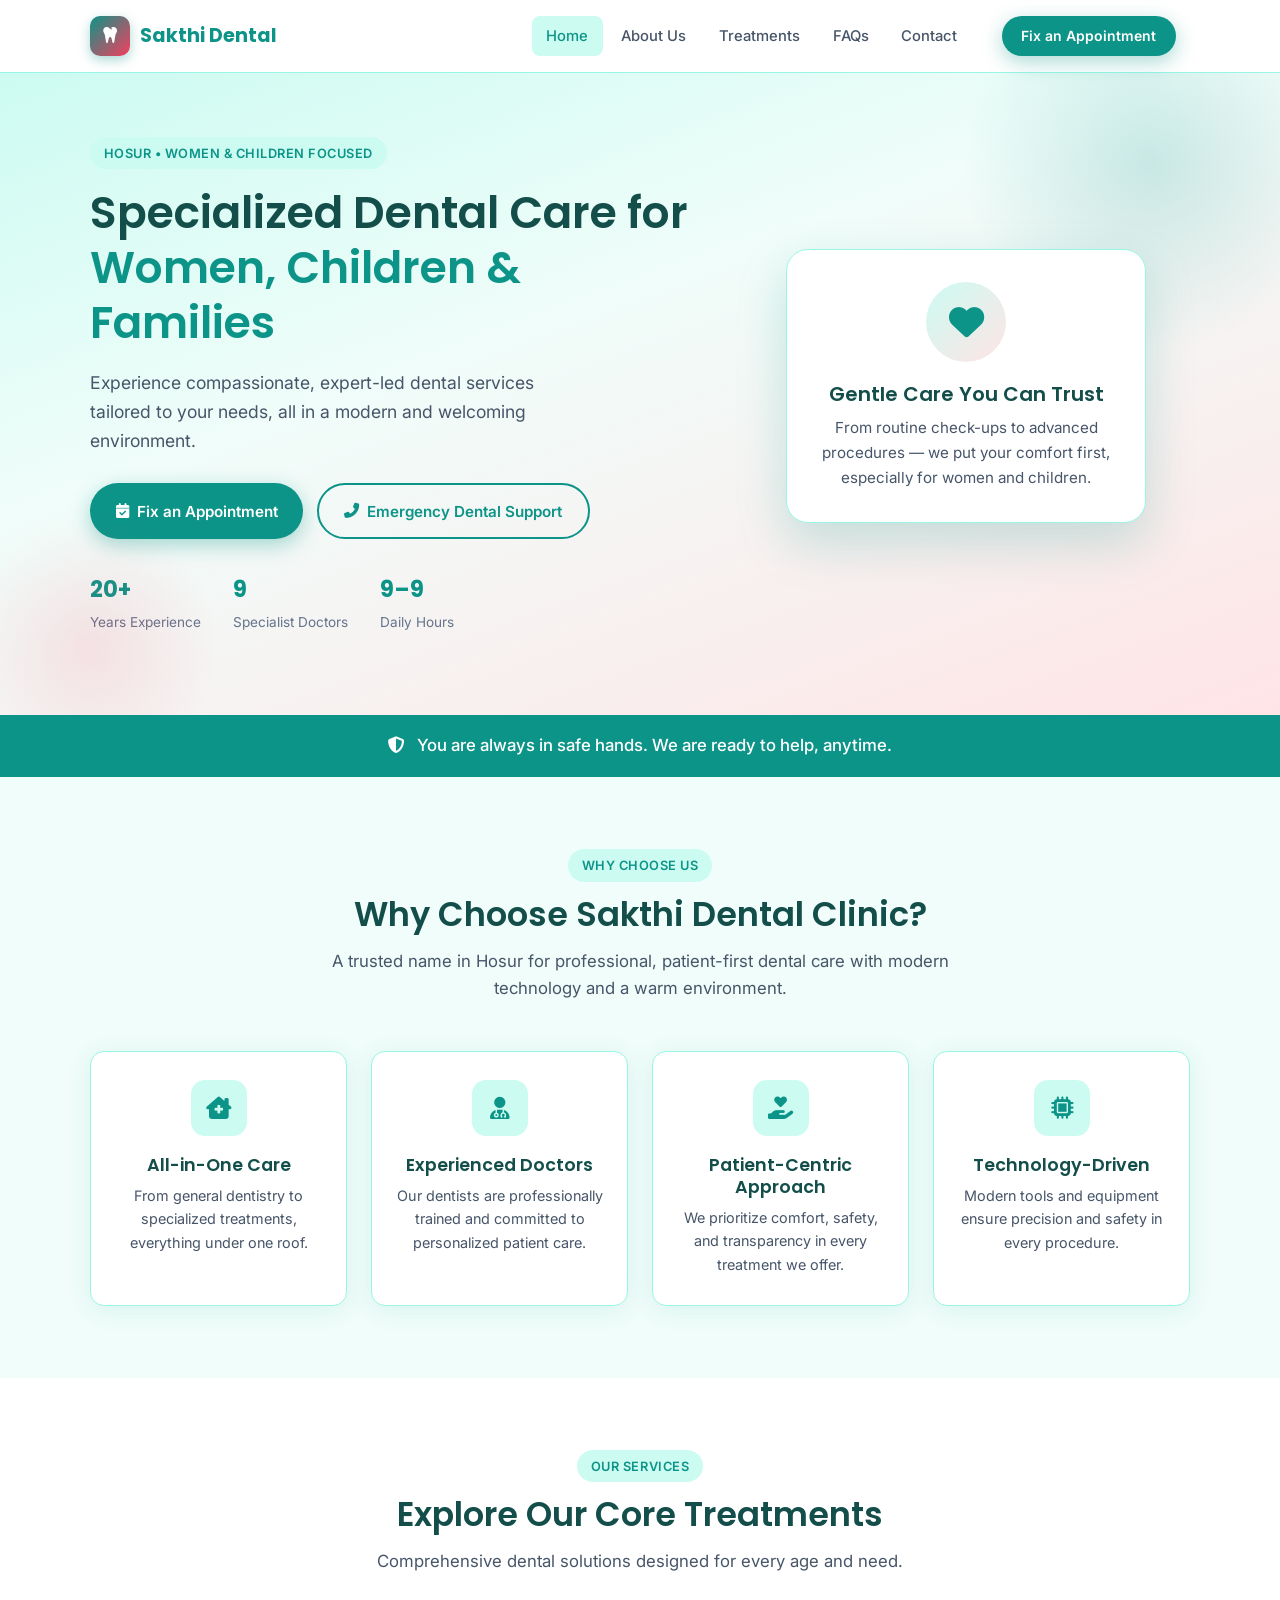
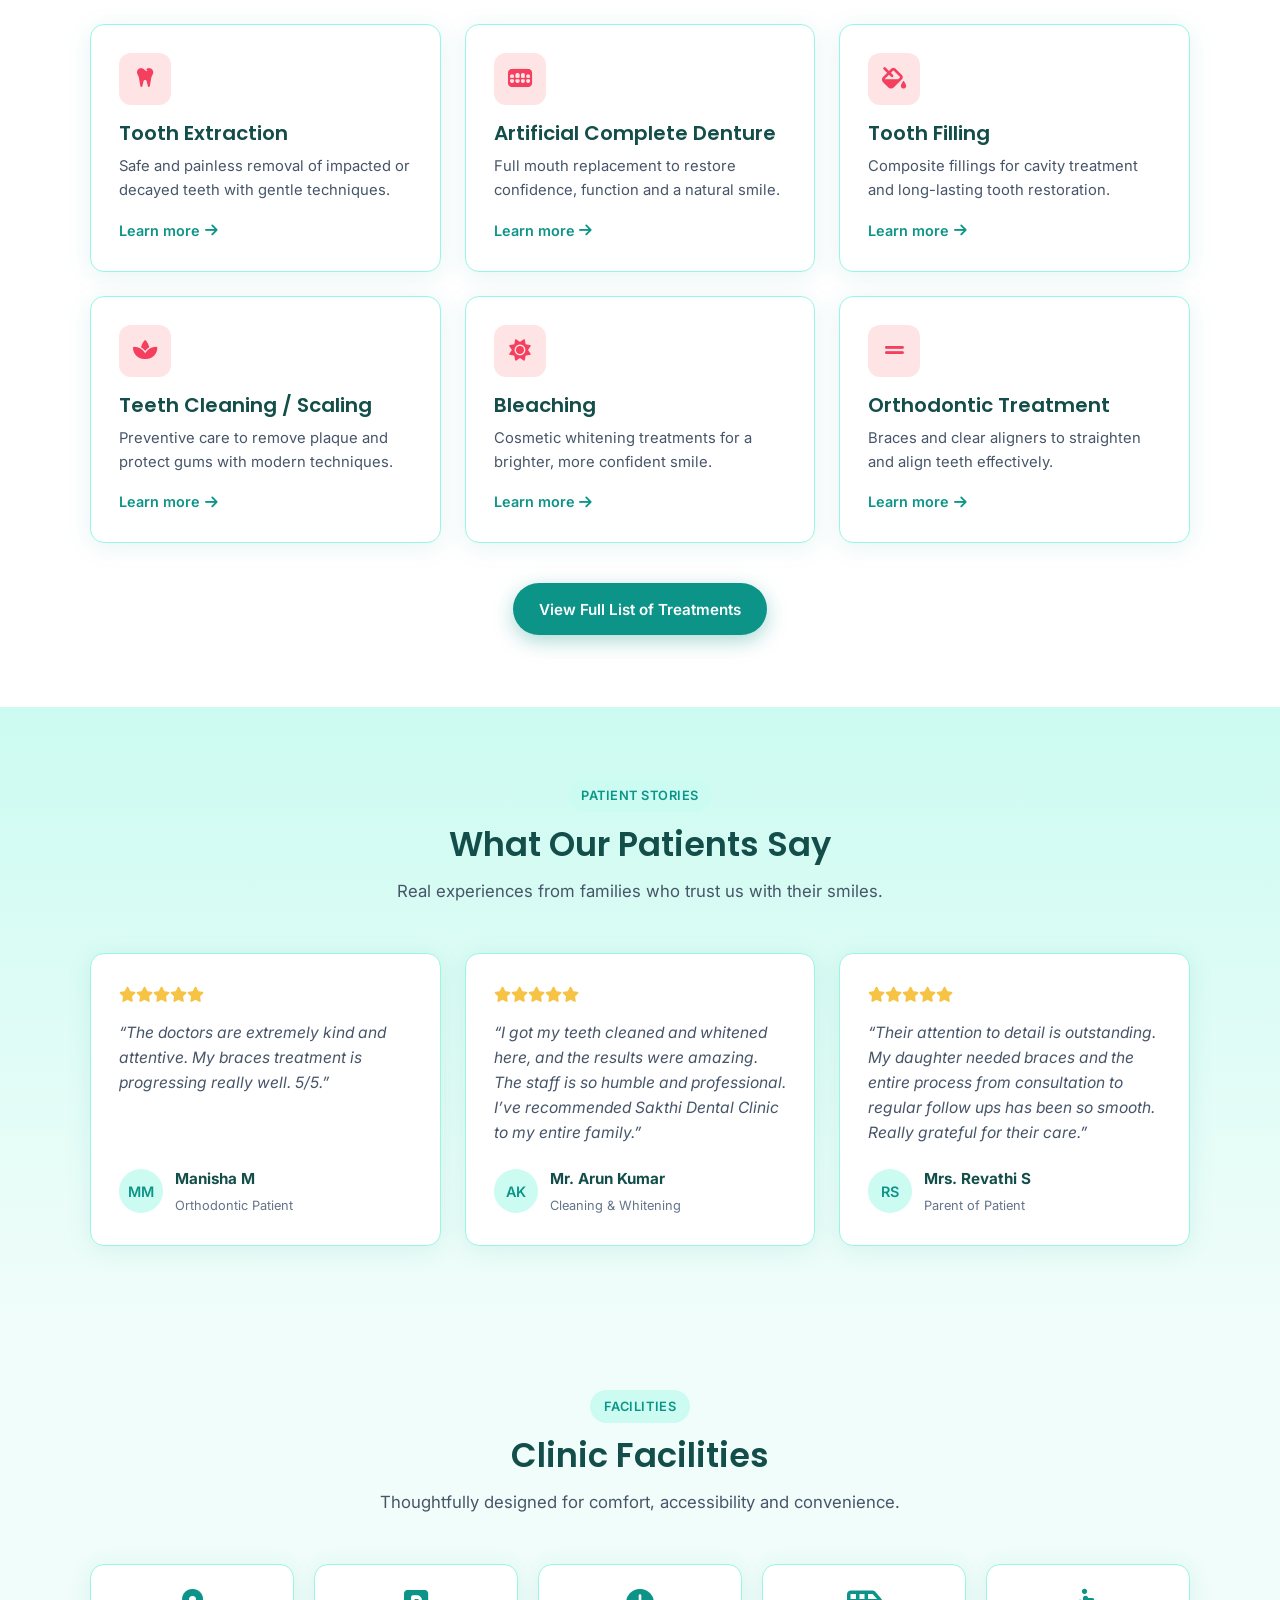
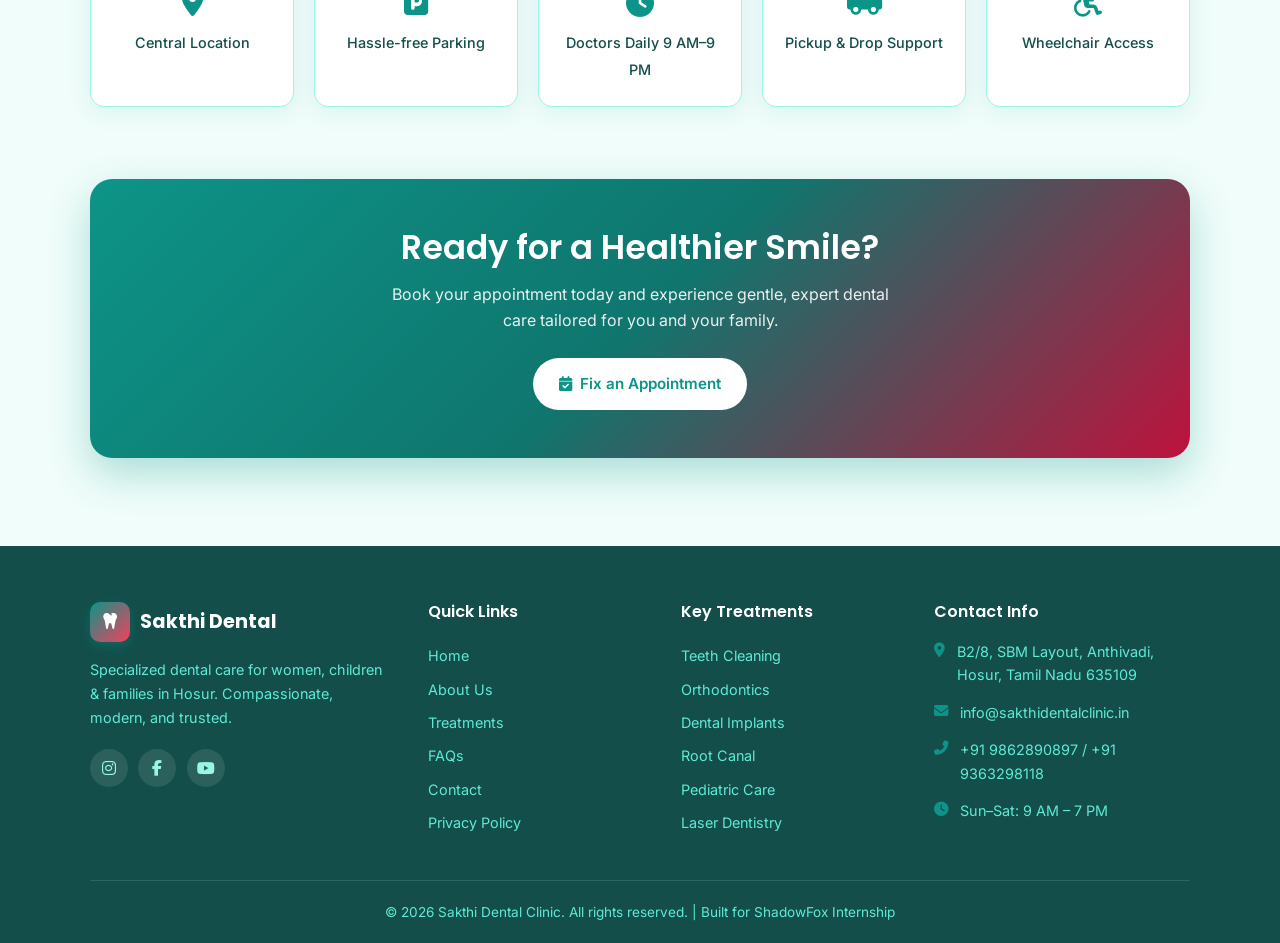
<file: index.html>
<!DOCTYPE html>
<html lang="en">
<head>
  <meta charset="UTF-8" />
  <meta name="viewport" content="width=device-width, initial-scale=1.0" />
  <meta name="description" content="Sakthi Dental Clinic, Hosur – Specialized dental care for women, children & families. Expert treatments, modern facility, compassionate care." />
  <title>Sakthi Dental Clinic | Specialized Dental Care for Women & Children</title>
  <link rel="preconnect" href="https://fonts.googleapis.com" />
  <link rel="preconnect" href="https://fonts.gstatic.com" crossorigin />
  <link href="https://fonts.googleapis.com/css2?family=Inter:wght@400;500;600;700&family=Poppins:wght@500;600;700&display=swap" rel="stylesheet" />
  <link rel="stylesheet" href="https://cdnjs.cloudflare.com/ajax/libs/font-awesome/6.5.1/css/all.min.css" />
  <link rel="stylesheet" href="styles.css" />
</head>
<body>
  <!-- Navbar -->
  <header class="navbar" id="navbar">
    <div class="container nav-inner">
      <a href="index.html" class="logo">
        <span class="logo-icon"><i class="fas fa-tooth"></i></span>
        Sakthi Dental
      </a>
      <nav class="nav-links" id="navLinks">
        <a href="index.html" class="active">Home</a>
        <a href="about.html">About Us</a>
        <a href="treatments.html">Treatments</a>
        <a href="faqs.html">FAQs</a>
        <a href="contact.html">Contact</a>
        <a href="contact.html" class="nav-cta"><span class="btn btn-primary btn-sm">Fix an Appointment</span></a>
      </nav>
      <button class="hamburger" id="hamburger" aria-label="Toggle menu">
        <span></span><span></span><span></span>
      </button>
    </div>
  </header>

  <!-- Hero -->
  <section class="hero">
    <div class="container hero-grid">
      <div class="hero-content">
        <span class="badge">Hosur • Women & Children Focused</span>
        <h1>Specialized Dental Care for <span>Women, Children & Families</span></h1>
        <p class="hero-sub">Experience compassionate, expert-led dental services tailored to your needs, all in a modern and welcoming environment.</p>
        <div class="hero-ctas">
          <a href="contact.html" class="btn btn-primary"><i class="fas fa-calendar-check"></i> Fix an Appointment</a>
          <a href="contact.html" class="btn btn-outline"><i class="fas fa-phone-alt"></i> Emergency Dental Support</a>
        </div>
        <div class="hero-stats">
          <div class="hero-stat">
            <strong>20+</strong>
            <span>Years Experience</span>
          </div>
          <div class="hero-stat">
            <strong>9</strong>
            <span>Specialist Doctors</span>
          </div>
          <div class="hero-stat">
            <strong>9–9</strong>
            <span>Daily Hours</span>
          </div>
        </div>
      </div>
      <div class="hero-visual">
        <div class="hero-card">
          <div class="icon-circle"><i class="fas fa-heart"></i></div>
          <h3>Gentle Care You Can Trust</h3>
          <p>From routine check-ups to advanced procedures — we put your comfort first, especially for women and children.</p>
        </div>
      </div>
    </div>
  </section>

  <!-- Assurance Banner -->
  <div class="assurance">
    <i class="fas fa-shield-alt"></i> You are always in safe hands. We are ready to help, anytime.
  </div>

  <!-- Why Choose Us -->
  <section class="section" id="why-us">
    <div class="container">
      <div class="section-header">
        <span class="badge">Why Choose Us</span>
        <h2>Why Choose Sakthi Dental Clinic?</h2>
        <p>A trusted name in Hosur for professional, patient-first dental care with modern technology and a warm environment.</p>
      </div>
      <div class="why-grid">
        <div class="why-card">
          <div class="why-icon"><i class="fas fa-clinic-medical"></i></div>
          <h3>All-in-One Care</h3>
          <p>From general dentistry to specialized treatments, everything under one roof.</p>
        </div>
        <div class="why-card">
          <div class="why-icon"><i class="fas fa-user-md"></i></div>
          <h3>Experienced Doctors</h3>
          <p>Our dentists are professionally trained and committed to personalized patient care.</p>
        </div>
        <div class="why-card">
          <div class="why-icon"><i class="fas fa-hand-holding-heart"></i></div>
          <h3>Patient-Centric Approach</h3>
          <p>We prioritize comfort, safety, and transparency in every treatment we offer.</p>
        </div>
        <div class="why-card">
          <div class="why-icon"><i class="fas fa-microchip"></i></div>
          <h3>Technology-Driven</h3>
          <p>Modern tools and equipment ensure precision and safety in every procedure.</p>
        </div>
      </div>
    </div>
  </section>

  <!-- Core Treatments Preview -->
  <section class="section" style="background: var(--white);">
    <div class="container">
      <div class="section-header">
        <span class="badge">Our Services</span>
        <h2>Explore Our Core Treatments</h2>
        <p>Comprehensive dental solutions designed for every age and need.</p>
      </div>
      <div class="treatments-grid">
        <div class="treatment-card">
          <div class="treatment-icon"><i class="fas fa-tooth"></i></div>
          <h3>Tooth Extraction</h3>
          <p>Safe and painless removal of impacted or decayed teeth with gentle techniques.</p>
          <a href="treatments.html" class="link">Learn more <i class="fas fa-arrow-right"></i></a>
        </div>
        <div class="treatment-card">
          <div class="treatment-icon"><i class="fas fa-teeth"></i></div>
          <h3>Artificial Complete Denture</h3>
          <p>Full mouth replacement to restore confidence, function and a natural smile.</p>
          <a href="treatments.html" class="link">Learn more <i class="fas fa-arrow-right"></i></a>
        </div>
        <div class="treatment-card">
          <div class="treatment-icon"><i class="fas fa-fill-drip"></i></div>
          <h3>Tooth Filling</h3>
          <p>Composite fillings for cavity treatment and long-lasting tooth restoration.</p>
          <a href="treatments.html" class="link">Learn more <i class="fas fa-arrow-right"></i></a>
        </div>
        <div class="treatment-card">
          <div class="treatment-icon"><i class="fas fa-spa"></i></div>
          <h3>Teeth Cleaning / Scaling</h3>
          <p>Preventive care to remove plaque and protect gums with modern techniques.</p>
          <a href="treatments.html" class="link">Learn more <i class="fas fa-arrow-right"></i></a>
        </div>
        <div class="treatment-card">
          <div class="treatment-icon"><i class="fas fa-sun"></i></div>
          <h3>Bleaching</h3>
          <p>Cosmetic whitening treatments for a brighter, more confident smile.</p>
          <a href="treatments.html" class="link">Learn more <i class="fas fa-arrow-right"></i></a>
        </div>
        <div class="treatment-card">
          <div class="treatment-icon"><i class="fas fa-grip-lines"></i></div>
          <h3>Orthodontic Treatment</h3>
          <p>Braces and clear aligners to straighten and align teeth effectively.</p>
          <a href="treatments.html" class="link">Learn more <i class="fas fa-arrow-right"></i></a>
        </div>
      </div>
      <div style="text-align: center; margin-top: 2.5rem;">
        <a href="treatments.html" class="btn btn-primary">View Full List of Treatments</a>
      </div>
    </div>
  </section>

  <!-- Testimonials -->
  <section class="section testimonials-section">
    <div class="container">
      <div class="section-header">
        <span class="badge">Patient Stories</span>
        <h2>What Our Patients Say</h2>
        <p>Real experiences from families who trust us with their smiles.</p>
      </div>
      <div class="testimonials-grid">
        <div class="testimonial-card">
          <div class="stars">
            <i class="fas fa-star"></i><i class="fas fa-star"></i><i class="fas fa-star"></i><i class="fas fa-star"></i><i class="fas fa-star"></i>
          </div>
          <blockquote>“The doctors are extremely kind and attentive. My braces treatment is progressing really well. 5/5.”</blockquote>
          <div class="testimonial-author">
            <div class="author-avatar">MM</div>
            <div class="author-info">
              <strong>Manisha M</strong>
              <span>Orthodontic Patient</span>
            </div>
          </div>
        </div>
        <div class="testimonial-card">
          <div class="stars">
            <i class="fas fa-star"></i><i class="fas fa-star"></i><i class="fas fa-star"></i><i class="fas fa-star"></i><i class="fas fa-star"></i>
          </div>
          <blockquote>“I got my teeth cleaned and whitened here, and the results were amazing. The staff is so humble and professional. I’ve recommended Sakthi Dental Clinic to my entire family.”</blockquote>
          <div class="testimonial-author">
            <div class="author-avatar">AK</div>
            <div class="author-info">
              <strong>Mr. Arun Kumar</strong>
              <span>Cleaning & Whitening</span>
            </div>
          </div>
        </div>
        <div class="testimonial-card">
          <div class="stars">
            <i class="fas fa-star"></i><i class="fas fa-star"></i><i class="fas fa-star"></i><i class="fas fa-star"></i><i class="fas fa-star"></i>
          </div>
          <blockquote>“Their attention to detail is outstanding. My daughter needed braces and the entire process from consultation to regular follow ups has been so smooth. Really grateful for their care.”</blockquote>
          <div class="testimonial-author">
            <div class="author-avatar">RS</div>
            <div class="author-info">
              <strong>Mrs. Revathi S</strong>
              <span>Parent of Patient</span>
            </div>
          </div>
        </div>
      </div>
    </div>
  </section>

  <!-- Amenities -->
  <section class="section">
    <div class="container">
      <div class="section-header">
        <span class="badge">Facilities</span>
        <h2>Clinic Facilities</h2>
        <p>Thoughtfully designed for comfort, accessibility and convenience.</p>
      </div>
      <div class="amenities-grid">
        <div class="amenity-item">
          <i class="fas fa-map-marker-alt"></i>
          <span>Central Location</span>
        </div>
        <div class="amenity-item">
          <i class="fas fa-parking"></i>
          <span>Hassle-free Parking</span>
        </div>
        <div class="amenity-item">
          <i class="fas fa-clock"></i>
          <span>Doctors Daily 9 AM–9 PM</span>
        </div>
        <div class="amenity-item">
          <i class="fas fa-shuttle-van"></i>
          <span>Pickup & Drop Support</span>
        </div>
        <div class="amenity-item">
          <i class="fas fa-wheelchair"></i>
          <span>Wheelchair Access</span>
        </div>
      </div>
    </div>
  </section>

  <!-- CTA Banner -->
  <section class="section" style="padding-top: 0;">
    <div class="container">
      <div class="cta-banner">
        <h2>Ready for a Healthier Smile?</h2>
        <p>Book your appointment today and experience gentle, expert dental care tailored for you and your family.</p>
        <a href="contact.html" class="btn"><i class="fas fa-calendar-check"></i> Fix an Appointment</a>
      </div>
    </div>
  </section>

  <!-- Footer -->
  <footer class="footer">
    <div class="container">
      <div class="footer-grid">
        <div class="footer-brand">
          <a href="index.html" class="logo">
            <span class="logo-icon"><i class="fas fa-tooth"></i></span>
            Sakthi Dental
          </a>
          <p>Specialized dental care for women, children & families in Hosur. Compassionate, modern, and trusted.</p>
          <div class="social-links">
            <a href="#" aria-label="Instagram"><i class="fab fa-instagram"></i></a>
            <a href="#" aria-label="Facebook"><i class="fab fa-facebook-f"></i></a>
            <a href="#" aria-label="YouTube"><i class="fab fa-youtube"></i></a>
          </div>
        </div>
        <div>
          <h4>Quick Links</h4>
          <div class="footer-links">
            <a href="index.html">Home</a>
            <a href="about.html">About Us</a>
            <a href="treatments.html">Treatments</a>
            <a href="faqs.html">FAQs</a>
            <a href="contact.html">Contact</a>
            <a href="privacy.html">Privacy Policy</a>
          </div>
        </div>
        <div>
          <h4>Key Treatments</h4>
          <div class="footer-links">
            <a href="treatments.html">Teeth Cleaning</a>
            <a href="treatments.html">Orthodontics</a>
            <a href="treatments.html">Dental Implants</a>
            <a href="treatments.html">Root Canal</a>
            <a href="treatments.html">Pediatric Care</a>
            <a href="treatments.html">Laser Dentistry</a>
          </div>
        </div>
        <div>
          <h4>Contact Info</h4>
          <ul class="footer-contact">
            <li><i class="fas fa-map-marker-alt"></i> B2/8, SBM Layout, Anthivadi, Hosur, Tamil Nadu 635109</li>
            <li><i class="fas fa-envelope"></i> info@sakthidentalclinic.in</li>
            <li><i class="fas fa-phone-alt"></i> +91 9862890897 / +91 9363298118</li>
            <li><i class="fas fa-clock"></i> Sun–Sat: 9 AM – 7 PM</li>
          </ul>
        </div>
      </div>
      <div class="footer-bottom">
        &copy; 2026 Sakthi Dental Clinic. All rights reserved. | Built for ShadowFox Internship
      </div>
    </div>
  </footer>

  <script src="script.js"></script>
</body>
</html>
</file>
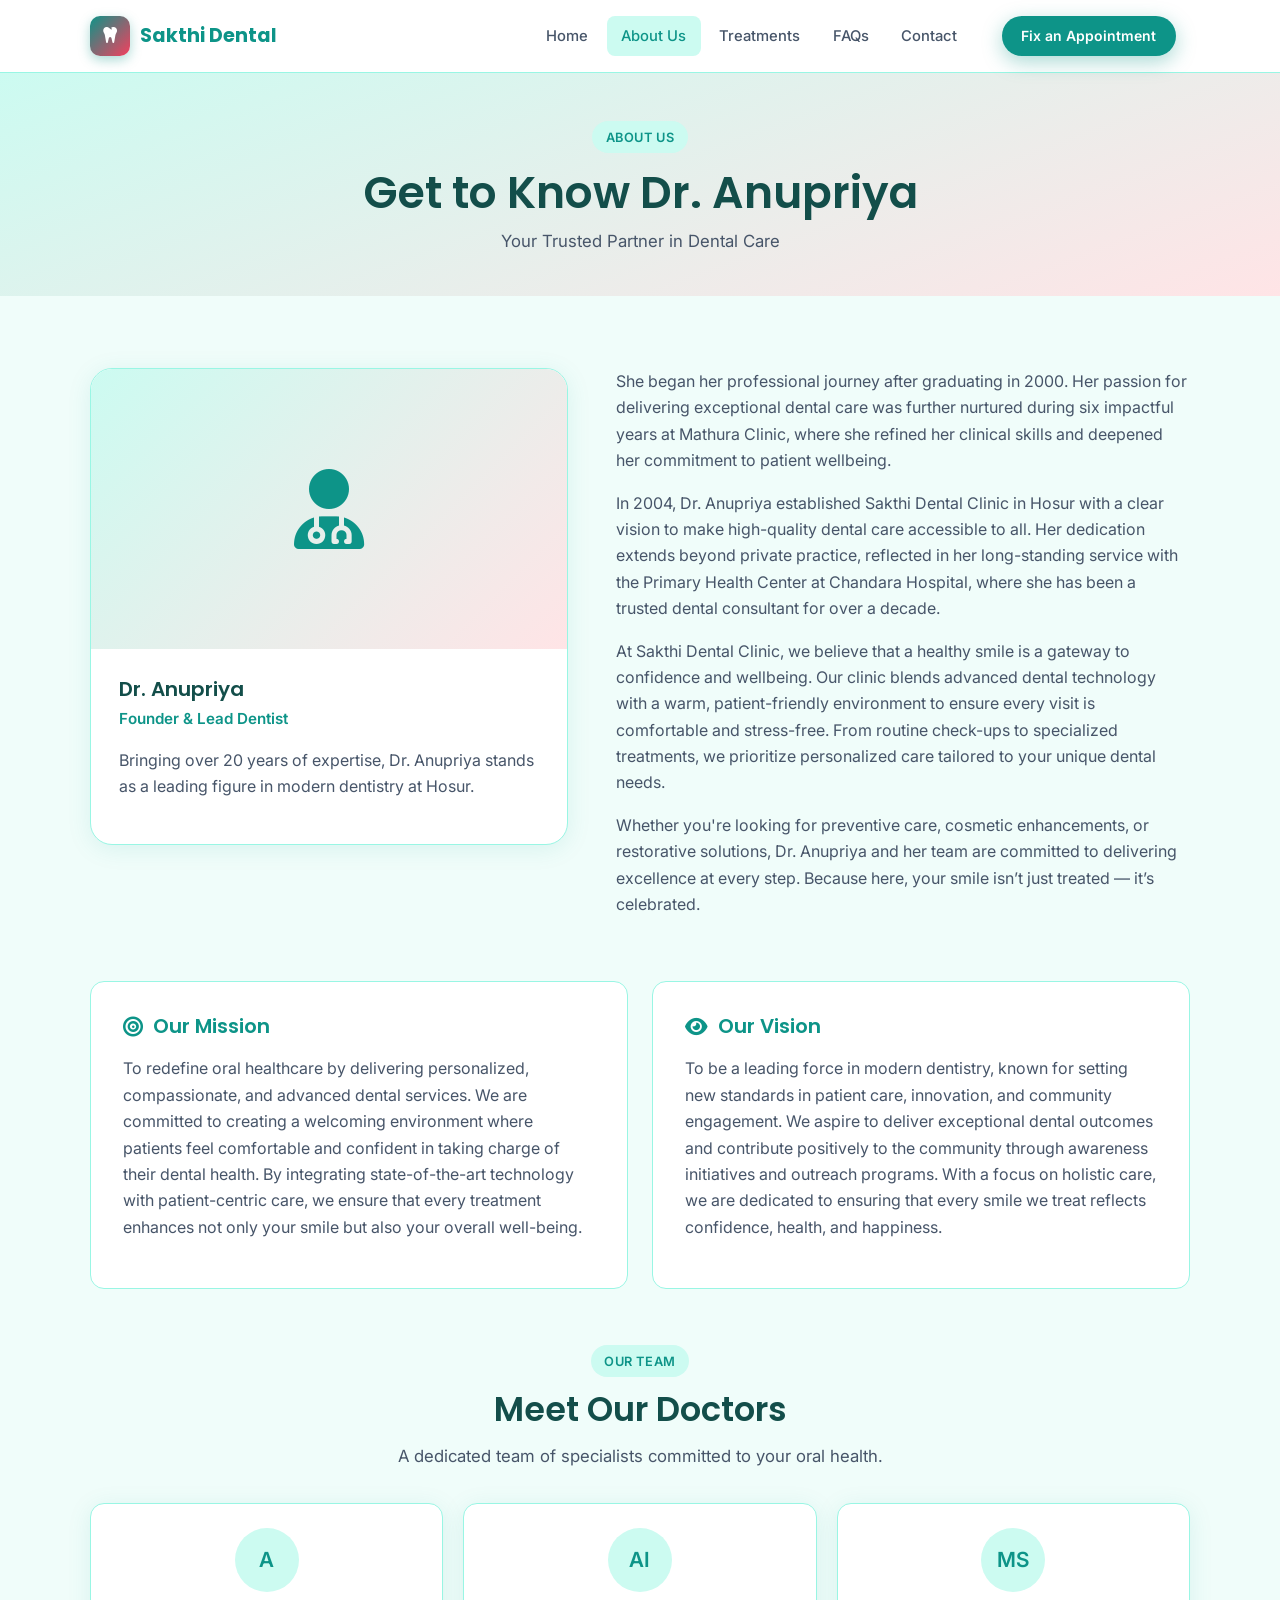
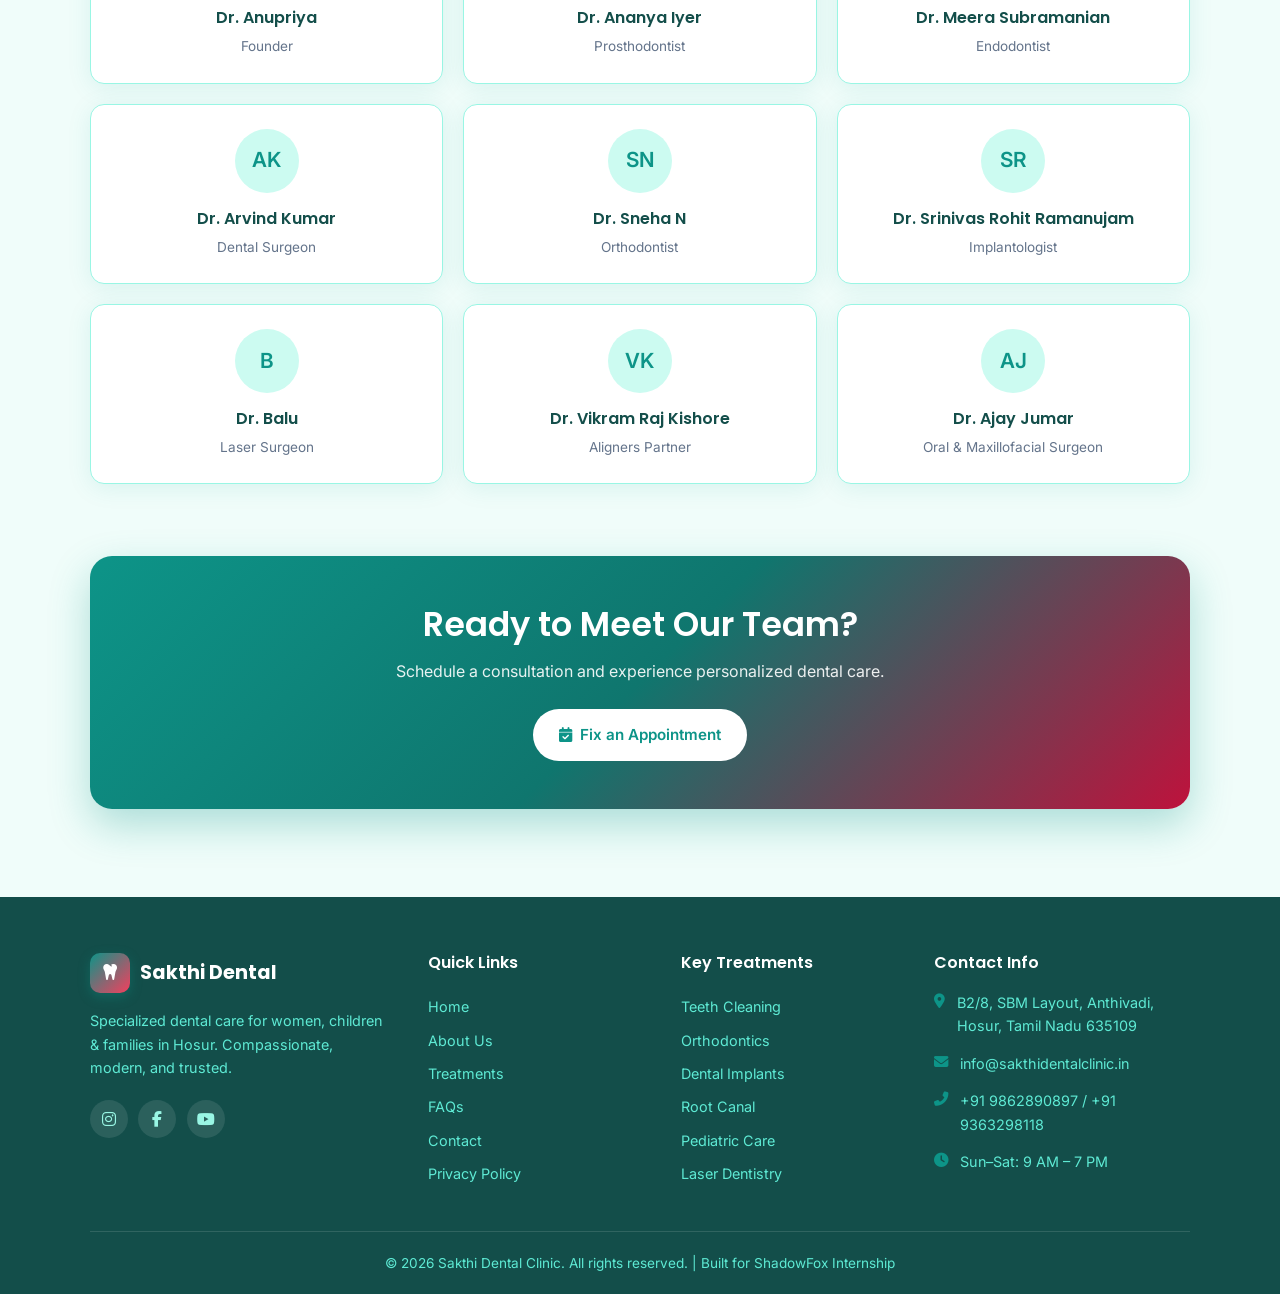
<file: about.html>
<!DOCTYPE html>
<html lang="en">
<head>
  <meta charset="UTF-8" />
  <meta name="viewport" content="width=device-width, initial-scale=1.0" />
  <meta name="description" content="About Sakthi Dental Clinic and Dr. Anupriya – 20+ years of expert dental care in Hosur for women, children and families." />
  <title>About Us | Sakthi Dental Clinic</title>
  <link rel="preconnect" href="https://fonts.googleapis.com" />
  <link rel="preconnect" href="https://fonts.gstatic.com" crossorigin />
  <link href="https://fonts.googleapis.com/css2?family=Inter:wght@400;500;600;700&family=Poppins:wght@500;600;700&display=swap" rel="stylesheet" />
  <link rel="stylesheet" href="https://cdnjs.cloudflare.com/ajax/libs/font-awesome/6.5.1/css/all.min.css" />
  <link rel="stylesheet" href="styles.css" />
</head>
<body>
  <header class="navbar" id="navbar">
    <div class="container nav-inner">
      <a href="index.html" class="logo">
        <span class="logo-icon"><i class="fas fa-tooth"></i></span>
        Sakthi Dental
      </a>
      <nav class="nav-links" id="navLinks">
        <a href="index.html">Home</a>
        <a href="about.html" class="active">About Us</a>
        <a href="treatments.html">Treatments</a>
        <a href="faqs.html">FAQs</a>
        <a href="contact.html">Contact</a>
        <a href="contact.html" class="nav-cta"><span class="btn btn-primary btn-sm">Fix an Appointment</span></a>
      </nav>
      <button class="hamburger" id="hamburger" aria-label="Toggle menu">
        <span></span><span></span><span></span>
      </button>
    </div>
  </header>

  <section class="page-header">
    <div class="container">
      <span class="badge">About Us</span>
      <h1>Get to Know Dr. Anupriya</h1>
      <p>Your Trusted Partner in Dental Care</p>
    </div>
  </section>

  <section class="section">
    <div class="container">
      <div class="about-intro">
        <div class="doctor-card">
          <div class="doctor-photo">
            <i class="fas fa-user-md"></i>
          </div>
          <div class="doctor-info">
            <h3>Dr. Anupriya</h3>
            <p class="role">Founder & Lead Dentist</p>
            <p>Bringing over 20 years of expertise, Dr. Anupriya stands as a leading figure in modern dentistry at Hosur.</p>
          </div>
        </div>
        <div>
          <p>She began her professional journey after graduating in 2000. Her passion for delivering exceptional dental care was further nurtured during six impactful years at Mathura Clinic, where she refined her clinical skills and deepened her commitment to patient wellbeing.</p>
          <p>In 2004, Dr. Anupriya established Sakthi Dental Clinic in Hosur with a clear vision to make high-quality dental care accessible to all. Her dedication extends beyond private practice, reflected in her long-standing service with the Primary Health Center at Chandara Hospital, where she has been a trusted dental consultant for over a decade.</p>
          <p>At Sakthi Dental Clinic, we believe that a healthy smile is a gateway to confidence and wellbeing. Our clinic blends advanced dental technology with a warm, patient-friendly environment to ensure every visit is comfortable and stress-free. From routine check-ups to specialized treatments, we prioritize personalized care tailored to your unique dental needs.</p>
          <p>Whether you're looking for preventive care, cosmetic enhancements, or restorative solutions, Dr. Anupriya and her team are committed to delivering excellence at every step. Because here, your smile isn’t just treated — it’s celebrated.</p>
        </div>
      </div>

      <!-- Vision & Mission -->
      <div class="vision-mission">
        <div class="vm-card">
          <h3><i class="fas fa-bullseye"></i> Our Mission</h3>
          <p>To redefine oral healthcare by delivering personalized, compassionate, and advanced dental services. We are committed to creating a welcoming environment where patients feel comfortable and confident in taking charge of their dental health. By integrating state-of-the-art technology with patient-centric care, we ensure that every treatment enhances not only your smile but also your overall well-being.</p>
        </div>
        <div class="vm-card">
          <h3><i class="fas fa-eye"></i> Our Vision</h3>
          <p>To be a leading force in modern dentistry, known for setting new standards in patient care, innovation, and community engagement. We aspire to deliver exceptional dental outcomes and contribute positively to the community through awareness initiatives and outreach programs. With a focus on holistic care, we are dedicated to ensuring that every smile we treat reflects confidence, health, and happiness.</p>
        </div>
      </div>

      <!-- Team -->
      <div style="margin-top: 3.5rem;">
        <div class="section-header" style="margin-bottom: 1.5rem;">
          <span class="badge">Our Team</span>
          <h2>Meet Our Doctors</h2>
          <p>A dedicated team of specialists committed to your oral health.</p>
        </div>
        <div class="team-grid">
          <div class="team-member">
            <div class="team-avatar">A</div>
            <h4>Dr. Anupriya</h4>
            <span>Founder</span>
          </div>
          <div class="team-member">
            <div class="team-avatar">AI</div>
            <h4>Dr. Ananya Iyer</h4>
            <span>Prosthodontist</span>
          </div>
          <div class="team-member">
            <div class="team-avatar">MS</div>
            <h4>Dr. Meera Subramanian</h4>
            <span>Endodontist</span>
          </div>
          <div class="team-member">
            <div class="team-avatar">AK</div>
            <h4>Dr. Arvind Kumar</h4>
            <span>Dental Surgeon</span>
          </div>
          <div class="team-member">
            <div class="team-avatar">SN</div>
            <h4>Dr. Sneha N</h4>
            <span>Orthodontist</span>
          </div>
          <div class="team-member">
            <div class="team-avatar">SR</div>
            <h4>Dr. Srinivas Rohit Ramanujam</h4>
            <span>Implantologist</span>
          </div>
          <div class="team-member">
            <div class="team-avatar">B</div>
            <h4>Dr. Balu</h4>
            <span>Laser Surgeon</span>
          </div>
          <div class="team-member">
            <div class="team-avatar">VK</div>
            <h4>Dr. Vikram Raj Kishore</h4>
            <span>Aligners Partner</span>
          </div>
          <div class="team-member">
            <div class="team-avatar">AJ</div>
            <h4>Dr. Ajay Jumar</h4>
            <span>Oral & Maxillofacial Surgeon</span>
          </div>
        </div>
      </div>
    </div>
  </section>

  <section class="section" style="padding-top: 0;">
    <div class="container">
      <div class="cta-banner">
        <h2>Ready to Meet Our Team?</h2>
        <p>Schedule a consultation and experience personalized dental care.</p>
        <a href="contact.html" class="btn"><i class="fas fa-calendar-check"></i> Fix an Appointment</a>
      </div>
    </div>
  </section>

  <footer class="footer">
    <div class="container">
      <div class="footer-grid">
        <div class="footer-brand">
          <a href="index.html" class="logo">
            <span class="logo-icon"><i class="fas fa-tooth"></i></span>
            Sakthi Dental
          </a>
          <p>Specialized dental care for women, children & families in Hosur. Compassionate, modern, and trusted.</p>
          <div class="social-links">
            <a href="#" aria-label="Instagram"><i class="fab fa-instagram"></i></a>
            <a href="#" aria-label="Facebook"><i class="fab fa-facebook-f"></i></a>
            <a href="#" aria-label="YouTube"><i class="fab fa-youtube"></i></a>
          </div>
        </div>
        <div>
          <h4>Quick Links</h4>
          <div class="footer-links">
            <a href="index.html">Home</a>
            <a href="about.html">About Us</a>
            <a href="treatments.html">Treatments</a>
            <a href="faqs.html">FAQs</a>
            <a href="contact.html">Contact</a>
            <a href="privacy.html">Privacy Policy</a>
          </div>
        </div>
        <div>
          <h4>Key Treatments</h4>
          <div class="footer-links">
            <a href="treatments.html">Teeth Cleaning</a>
            <a href="treatments.html">Orthodontics</a>
            <a href="treatments.html">Dental Implants</a>
            <a href="treatments.html">Root Canal</a>
            <a href="treatments.html">Pediatric Care</a>
            <a href="treatments.html">Laser Dentistry</a>
          </div>
        </div>
        <div>
          <h4>Contact Info</h4>
          <ul class="footer-contact">
            <li><i class="fas fa-map-marker-alt"></i> B2/8, SBM Layout, Anthivadi, Hosur, Tamil Nadu 635109</li>
            <li><i class="fas fa-envelope"></i> info@sakthidentalclinic.in</li>
            <li><i class="fas fa-phone-alt"></i> +91 9862890897 / +91 9363298118</li>
            <li><i class="fas fa-clock"></i> Sun–Sat: 9 AM – 7 PM</li>
          </ul>
        </div>
      </div>
      <div class="footer-bottom">
        &copy; 2026 Sakthi Dental Clinic. All rights reserved. | Built for ShadowFox Internship
      </div>
    </div>
  </footer>

  <script src="script.js"></script>
</body>
</html>
</file>
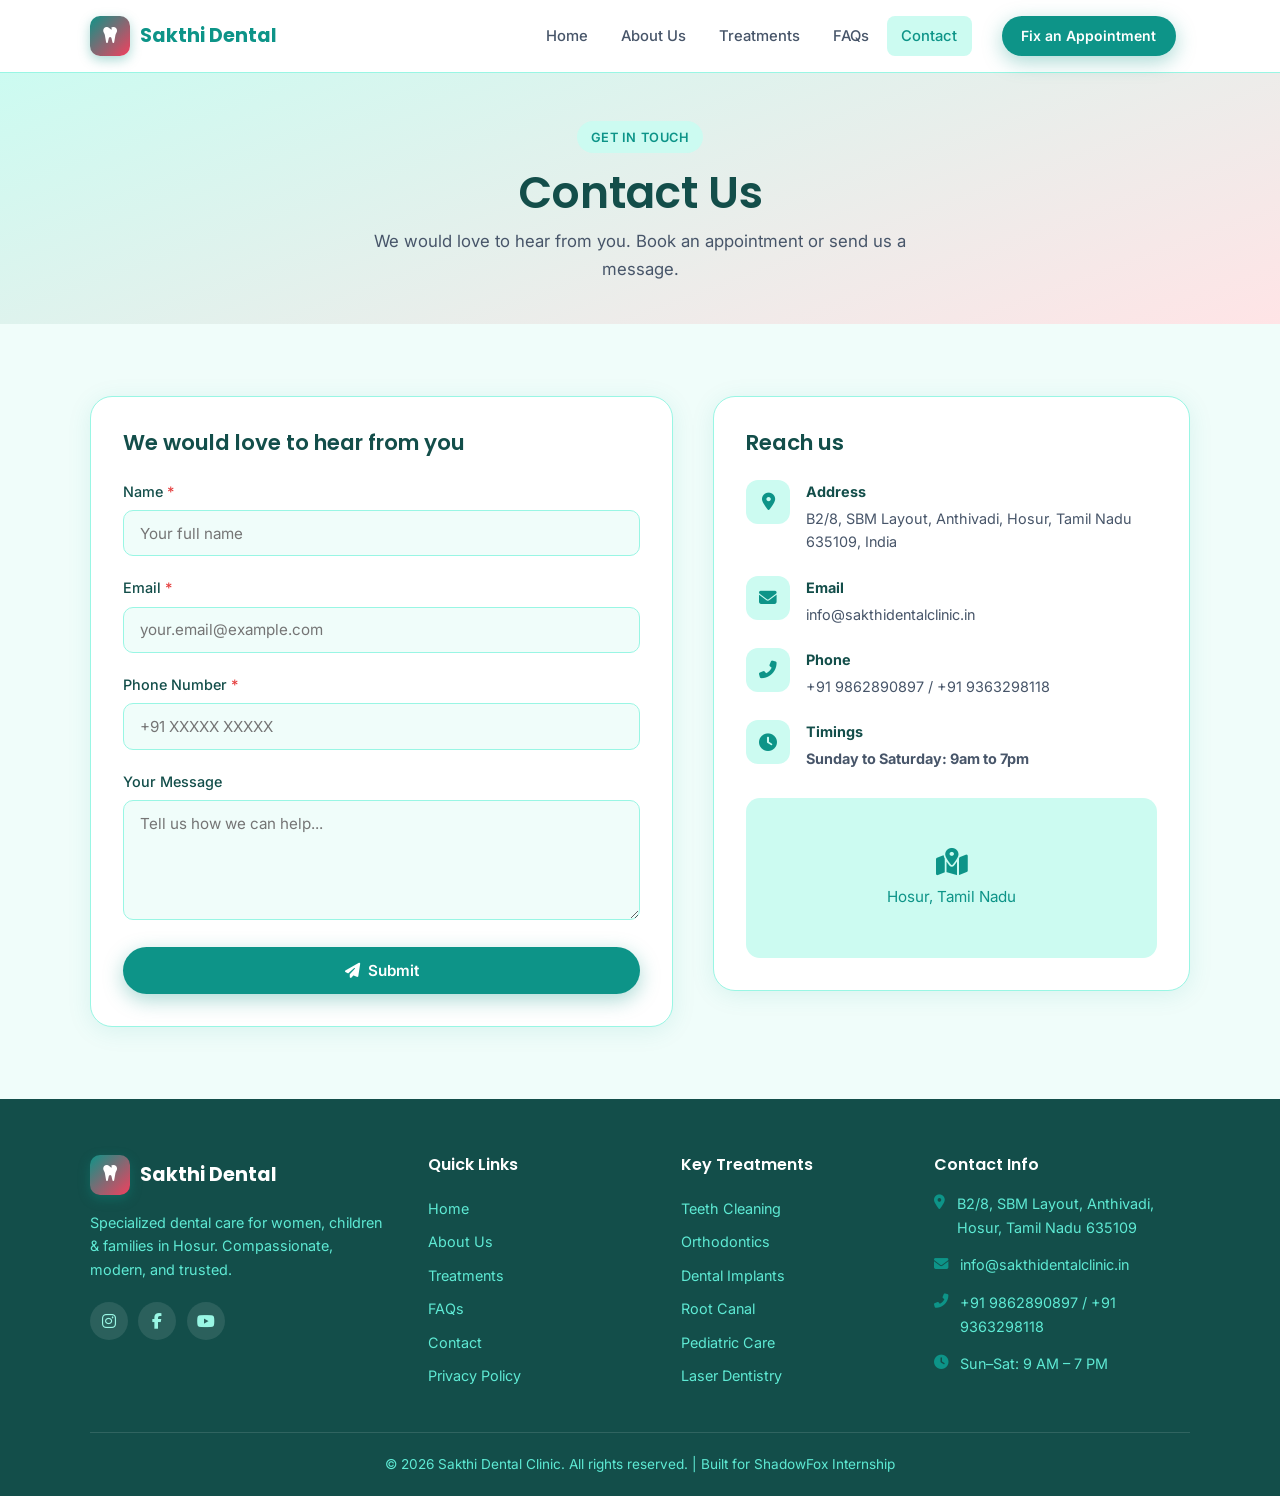
<file: contact.html>
<!DOCTYPE html>
<html lang="en">
<head>
  <meta charset="UTF-8" />
  <meta name="viewport" content="width=device-width, initial-scale=1.0" />
  <meta name="description" content="Contact Sakthi Dental Clinic, Hosur. Book an appointment or reach us for dental care queries." />
  <title>Contact Us | Sakthi Dental Clinic</title>
  <link rel="preconnect" href="https://fonts.googleapis.com" />
  <link rel="preconnect" href="https://fonts.gstatic.com" crossorigin />
  <link href="https://fonts.googleapis.com/css2?family=Inter:wght@400;500;600;700&family=Poppins:wght@500;600;700&display=swap" rel="stylesheet" />
  <link rel="stylesheet" href="https://cdnjs.cloudflare.com/ajax/libs/font-awesome/6.5.1/css/all.min.css" />
  <link rel="stylesheet" href="styles.css" />
</head>
<body>
  <header class="navbar" id="navbar">
    <div class="container nav-inner">
      <a href="index.html" class="logo">
        <span class="logo-icon"><i class="fas fa-tooth"></i></span>
        Sakthi Dental
      </a>
      <nav class="nav-links" id="navLinks">
        <a href="index.html">Home</a>
        <a href="about.html">About Us</a>
        <a href="treatments.html">Treatments</a>
        <a href="faqs.html">FAQs</a>
        <a href="contact.html" class="active">Contact</a>
        <a href="contact.html" class="nav-cta"><span class="btn btn-primary btn-sm">Fix an Appointment</span></a>
      </nav>
      <button class="hamburger" id="hamburger" aria-label="Toggle menu">
        <span></span><span></span><span></span>
      </button>
    </div>
  </header>

  <section class="page-header">
    <div class="container">
      <span class="badge">Get in Touch</span>
      <h1>Contact Us</h1>
      <p>We would love to hear from you. Book an appointment or send us a message.</p>
    </div>
  </section>

  <section class="section">
    <div class="container">
      <div class="contact-grid">
        <!-- Form -->
        <div class="contact-form-card">
          <h2>We would love to hear from you</h2>
          <div class="form-success" id="formSuccess">
            Thank you! Your message has been received. We will get back to you shortly.
          </div>
          <form id="contactForm" novalidate>
            <div class="form-group" id="nameGroup">
              <label for="name">Name <span class="req">*</span></label>
              <input type="text" id="name" name="name" placeholder="Your full name" required />
              <span class="error-msg">Please enter your name</span>
            </div>
            <div class="form-group" id="emailGroup">
              <label for="email">Email <span class="req">*</span></label>
              <input type="email" id="email" name="email" placeholder="your.email@example.com" required />
              <span class="error-msg">Please enter a valid email address</span>
            </div>
            <div class="form-group" id="phoneGroup">
              <label for="phone">Phone Number <span class="req">*</span></label>
              <input type="tel" id="phone" name="phone" placeholder="+91 XXXXX XXXXX" required />
              <span class="error-msg">Please enter your phone number</span>
            </div>
            <div class="form-group" id="messageGroup">
              <label for="message">Your Message</label>
              <textarea id="message" name="message" placeholder="Tell us how we can help..."></textarea>
            </div>
            <button type="submit" class="btn btn-primary" style="width: 100%;">
              <i class="fas fa-paper-plane"></i> Submit
            </button>
          </form>
        </div>

        <!-- Info -->
        <div class="contact-info-card">
          <h2>Reach us</h2>
          <div class="info-list">
            <div class="info-item">
              <div class="icon"><i class="fas fa-map-marker-alt"></i></div>
              <div>
                <strong>Address</strong>
                <p>B2/8, SBM Layout, Anthivadi, Hosur, Tamil Nadu 635109, India</p>
              </div>
            </div>
            <div class="info-item">
              <div class="icon"><i class="fas fa-envelope"></i></div>
              <div>
                <strong>Email</strong>
                <p><a href="mailto:info@sakthidentalclinic.in">info@sakthidentalclinic.in</a></p>
              </div>
            </div>
            <div class="info-item">
              <div class="icon"><i class="fas fa-phone-alt"></i></div>
              <div>
                <strong>Phone</strong>
                <p>+91 9862890897 / +91 9363298118</p>
              </div>
            </div>
            <div class="info-item">
              <div class="icon"><i class="fas fa-clock"></i></div>
              <div>
                <strong>Timings</strong>
                <p><strong>Sunday to Saturday: 9am to 7pm</strong></p>
              </div>
            </div>
          </div>
          <div class="map-placeholder">
            <i class="fas fa-map-marked-alt" style="font-size: 1.75rem;"></i>
            <span>Hosur, Tamil Nadu</span>
          </div>
        </div>
      </div>
    </div>
  </section>

  <footer class="footer">
    <div class="container">
      <div class="footer-grid">
        <div class="footer-brand">
          <a href="index.html" class="logo">
            <span class="logo-icon"><i class="fas fa-tooth"></i></span>
            Sakthi Dental
          </a>
          <p>Specialized dental care for women, children & families in Hosur. Compassionate, modern, and trusted.</p>
          <div class="social-links">
            <a href="#" aria-label="Instagram"><i class="fab fa-instagram"></i></a>
            <a href="#" aria-label="Facebook"><i class="fab fa-facebook-f"></i></a>
            <a href="#" aria-label="YouTube"><i class="fab fa-youtube"></i></a>
          </div>
        </div>
        <div>
          <h4>Quick Links</h4>
          <div class="footer-links">
            <a href="index.html">Home</a>
            <a href="about.html">About Us</a>
            <a href="treatments.html">Treatments</a>
            <a href="faqs.html">FAQs</a>
            <a href="contact.html">Contact</a>
            <a href="privacy.html">Privacy Policy</a>
          </div>
        </div>
        <div>
          <h4>Key Treatments</h4>
          <div class="footer-links">
            <a href="treatments.html">Teeth Cleaning</a>
            <a href="treatments.html">Orthodontics</a>
            <a href="treatments.html">Dental Implants</a>
            <a href="treatments.html">Root Canal</a>
            <a href="treatments.html">Pediatric Care</a>
            <a href="treatments.html">Laser Dentistry</a>
          </div>
        </div>
        <div>
          <h4>Contact Info</h4>
          <ul class="footer-contact">
            <li><i class="fas fa-map-marker-alt"></i> B2/8, SBM Layout, Anthivadi, Hosur, Tamil Nadu 635109</li>
            <li><i class="fas fa-envelope"></i> info@sakthidentalclinic.in</li>
            <li><i class="fas fa-phone-alt"></i> +91 9862890897 / +91 9363298118</li>
            <li><i class="fas fa-clock"></i> Sun–Sat: 9 AM – 7 PM</li>
          </ul>
        </div>
      </div>
      <div class="footer-bottom">
        &copy; 2026 Sakthi Dental Clinic. All rights reserved. | Built for ShadowFox Internship
      </div>
    </div>
  </footer>

  <script src="script.js"></script>
</body>
</html>
</file>
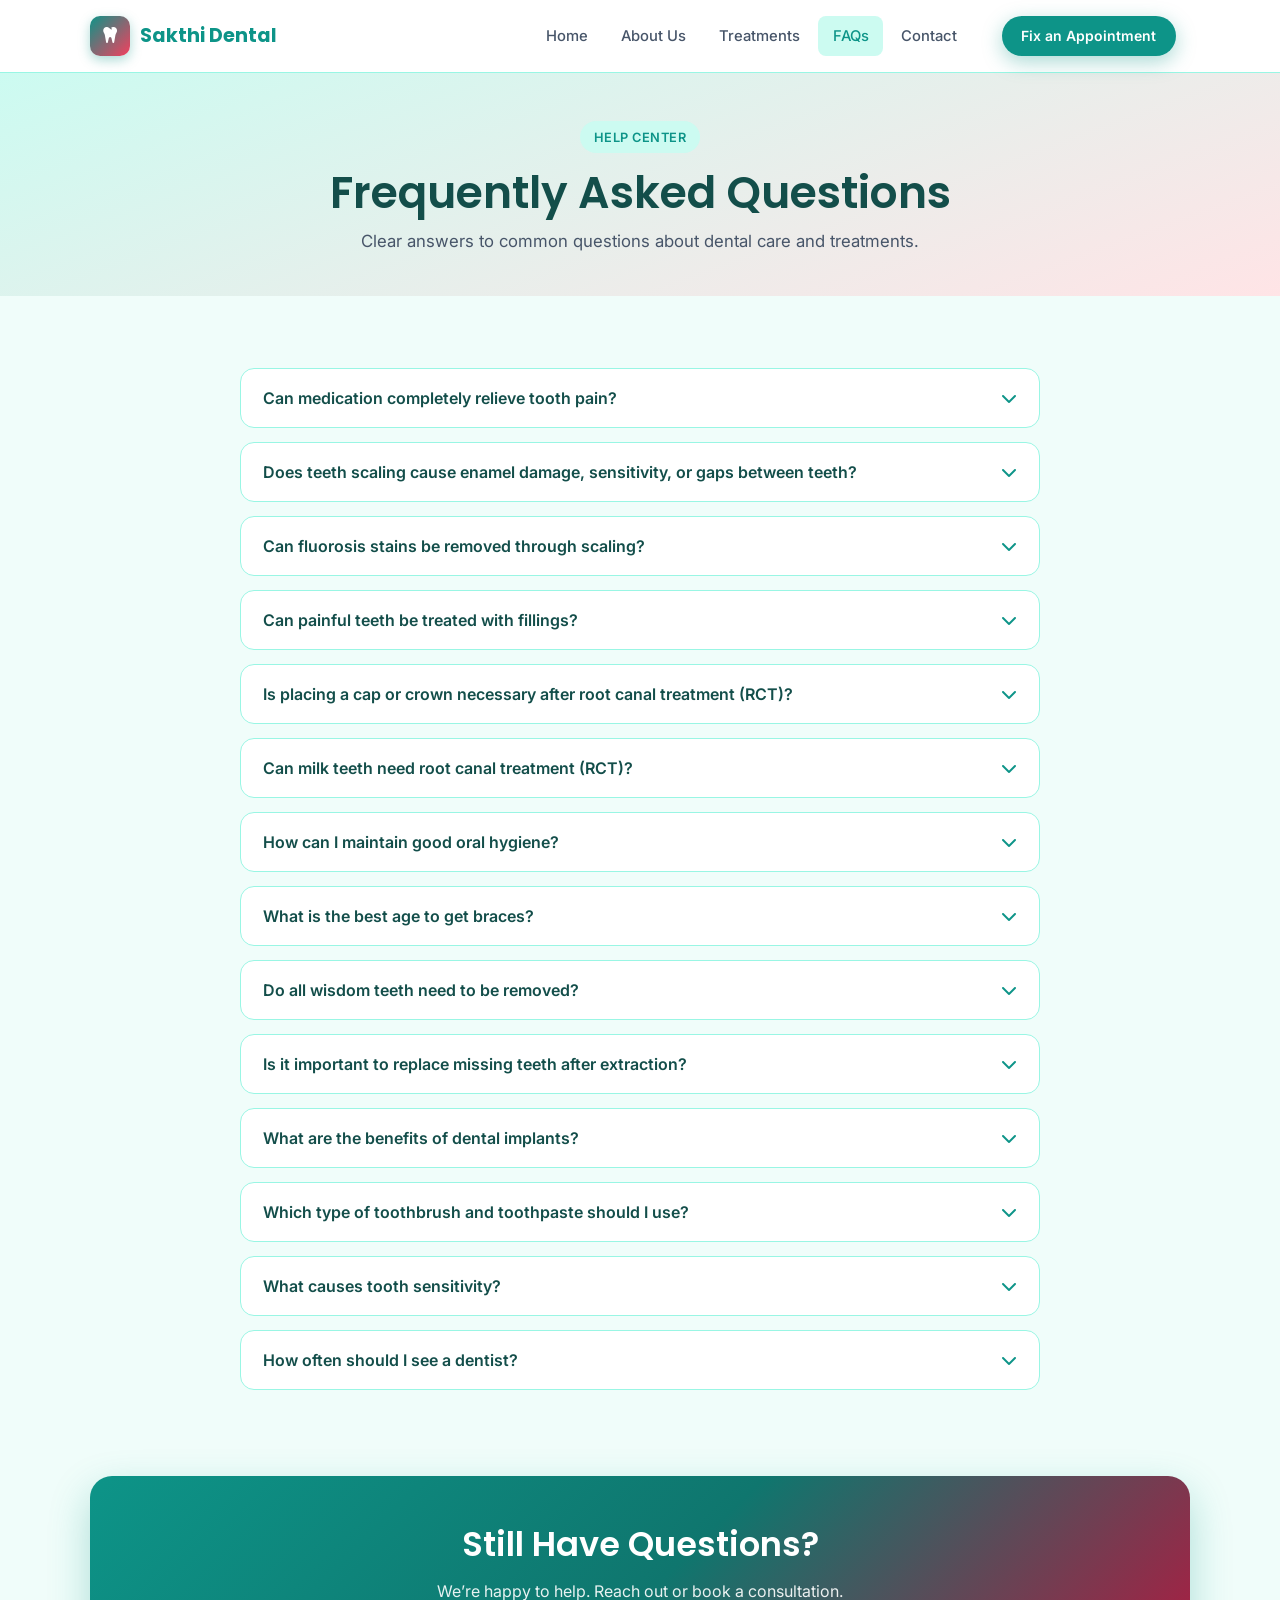
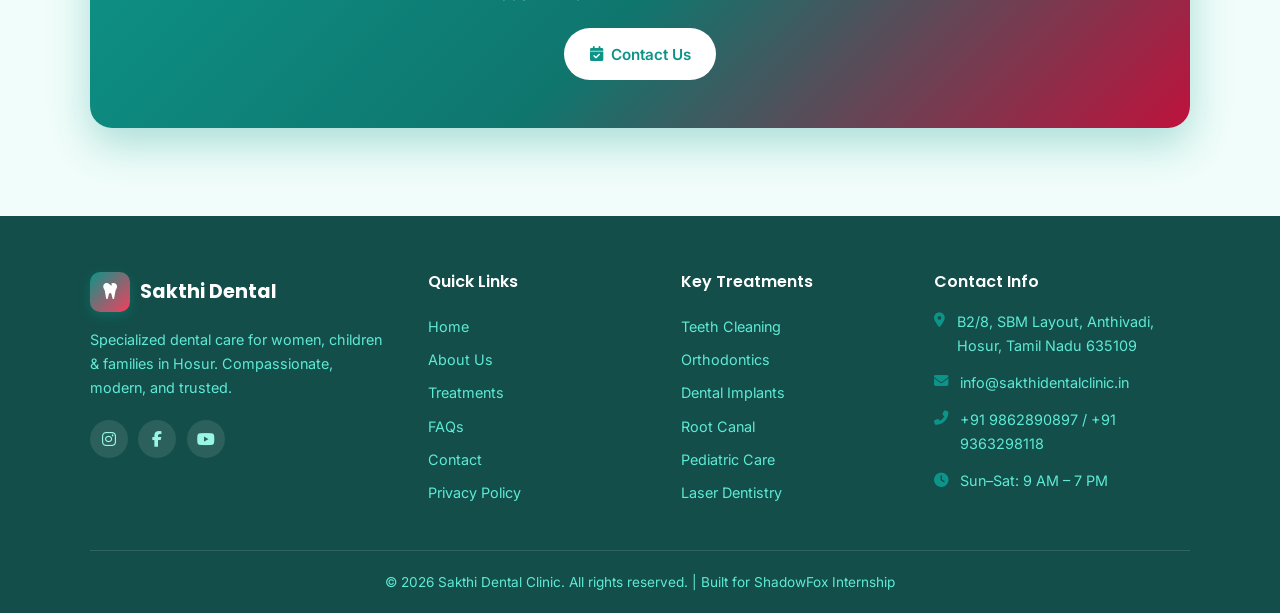
<file: faqs.html>
<!DOCTYPE html>
<html lang="en">
<head>
  <meta charset="UTF-8" />
  <meta name="viewport" content="width=device-width, initial-scale=1.0" />
  <meta name="description" content="Frequently asked questions about dental treatments, oral hygiene and care at Sakthi Dental Clinic, Hosur." />
  <title>FAQs | Sakthi Dental Clinic</title>
  <link rel="preconnect" href="https://fonts.googleapis.com" />
  <link rel="preconnect" href="https://fonts.gstatic.com" crossorigin />
  <link href="https://fonts.googleapis.com/css2?family=Inter:wght@400;500;600;700&family=Poppins:wght@500;600;700&display=swap" rel="stylesheet" />
  <link rel="stylesheet" href="https://cdnjs.cloudflare.com/ajax/libs/font-awesome/6.5.1/css/all.min.css" />
  <link rel="stylesheet" href="styles.css" />
</head>
<body>
  <header class="navbar" id="navbar">
    <div class="container nav-inner">
      <a href="index.html" class="logo">
        <span class="logo-icon"><i class="fas fa-tooth"></i></span>
        Sakthi Dental
      </a>
      <nav class="nav-links" id="navLinks">
        <a href="index.html">Home</a>
        <a href="about.html">About Us</a>
        <a href="treatments.html">Treatments</a>
        <a href="faqs.html" class="active">FAQs</a>
        <a href="contact.html">Contact</a>
        <a href="contact.html" class="nav-cta"><span class="btn btn-primary btn-sm">Fix an Appointment</span></a>
      </nav>
      <button class="hamburger" id="hamburger" aria-label="Toggle menu">
        <span></span><span></span><span></span>
      </button>
    </div>
  </header>

  <section class="page-header">
    <div class="container">
      <span class="badge">Help Center</span>
      <h1>Frequently Asked Questions</h1>
      <p>Clear answers to common questions about dental care and treatments.</p>
    </div>
  </section>

  <section class="section">
    <div class="container">
      <div class="faq-list" id="faqList">

        <div class="faq-item">
          <button class="faq-question" aria-expanded="false">
            Can medication completely relieve tooth pain?
            <i class="fas fa-chevron-down"></i>
          </button>
          <div class="faq-answer">
            <div class="faq-answer-inner">
              Not entirely. While medications may offer short-term relief, long-lasting relief requires identifying and treating the root cause of the pain through professional dental care.
            </div>
          </div>
        </div>

        <div class="faq-item">
          <button class="faq-question" aria-expanded="false">
            Does teeth scaling cause enamel damage, sensitivity, or gaps between teeth?
            <i class="fas fa-chevron-down"></i>
          </button>
          <div class="faq-answer">
            <div class="faq-answer-inner">
              No. Scaling safely removes plaque and tartar from teeth and below the gum line. It doesn’t damage enamel or create gaps. Some temporary sensitivity may occur, but it usually subsides as gums heal and reattach to the teeth.
            </div>
          </div>
        </div>

        <div class="faq-item">
          <button class="faq-question" aria-expanded="false">
            Can fluorosis stains be removed through scaling?
            <i class="fas fa-chevron-down"></i>
          </button>
          <div class="faq-answer">
            <div class="faq-answer-inner">
              Scaling can remove surface (extrinsic) stains but not fluorosis, which is an internal (intrinsic) stain. Fluorosis may require treatments like bleaching, veneers, or crowns for cosmetic improvement.
            </div>
          </div>
        </div>

        <div class="faq-item">
          <button class="faq-question" aria-expanded="false">
            Can painful teeth be treated with fillings?
            <i class="fas fa-chevron-down"></i>
          </button>
          <div class="faq-answer">
            <div class="faq-answer-inner">
              Not always. If the cavity has reached the pulp, the innermost layer of the tooth, simple filling won’t help. In such cases, root canal treatment or tooth extraction might be necessary. Fillings are effective only when the damage is limited to the outer layers (enamel and dentin).
            </div>
          </div>
        </div>

        <div class="faq-item">
          <button class="faq-question" aria-expanded="false">
            Is placing a cap or crown necessary after root canal treatment (RCT)?
            <i class="fas fa-chevron-down"></i>
          </button>
          <div class="faq-answer">
            <div class="faq-answer-inner">
              Yes. A crown is recommended after RCT to protect the treated tooth, which may be weaker due to decay. It prevents fractures and adds durability, especially during chewing.
            </div>
          </div>
        </div>

        <div class="faq-item">
          <button class="faq-question" aria-expanded="false">
            Can milk teeth need root canal treatment (RCT)?
            <i class="fas fa-chevron-down"></i>
          </button>
          <div class="faq-answer">
            <div class="faq-answer-inner">
              Yes. If a milk tooth has a deep cavity and is likely to remain in the mouth for some time, an RCT can preserve it and prevent infection or early loss.
            </div>
          </div>
        </div>

        <div class="faq-item">
          <button class="faq-question" aria-expanded="false">
            How can I maintain good oral hygiene?
            <i class="fas fa-chevron-down"></i>
          </button>
          <div class="faq-answer">
            <div class="faq-answer-inner">
              Brush your teeth twice daily with proper technique, rinse after meals, floss regularly, and schedule routine check-ups with your dentist to maintain healthy teeth and gums.
            </div>
          </div>
        </div>

        <div class="faq-item">
          <button class="faq-question" aria-expanded="false">
            What is the best age to get braces?
            <i class="fas fa-chevron-down"></i>
          </button>
          <div class="faq-answer">
            <div class="faq-answer-inner">
              Braces are most effective between ages 12 and 14, when the jaw and teeth are still developing. However, some cases may benefit from earlier intervention depending on the condition.
            </div>
          </div>
        </div>

        <div class="faq-item">
          <button class="faq-question" aria-expanded="false">
            Do all wisdom teeth need to be removed?
            <i class="fas fa-chevron-down"></i>
          </button>
          <div class="faq-answer">
            <div class="faq-answer-inner">
              No. Wisdom teeth only require removal if they are impacted, infected, or causing pain due to crowding or damage to adjacent teeth.
            </div>
          </div>
        </div>

        <div class="faq-item">
          <button class="faq-question" aria-expanded="false">
            Is it important to replace missing teeth after extraction?
            <i class="fas fa-chevron-down"></i>
          </button>
          <div class="faq-answer">
            <div class="faq-answer-inner">
              Yes. Replacing extracted teeth helps maintain proper bite alignment and prevents adjacent teeth from shifting, which can affect chewing and overall oral function.
            </div>
          </div>
        </div>

        <div class="faq-item">
          <button class="faq-question" aria-expanded="false">
            What are the benefits of dental implants?
            <i class="fas fa-chevron-down"></i>
          </button>
          <div class="faq-answer">
            <div class="faq-answer-inner">
              Dental implants restore both the appearance and functionality of missing teeth. They provide a stable, natural-looking solution that can improve confidence and overall quality of life.
            </div>
          </div>
        </div>

        <div class="faq-item">
          <button class="faq-question" aria-expanded="false">
            Which type of toothbrush and toothpaste should I use?
            <i class="fas fa-chevron-down"></i>
          </button>
          <div class="faq-answer">
            <div class="faq-answer-inner">
              Use a soft or medium-bristled toothbrush with a small head for better reach. Choose a non-abrasive fluoride toothpaste and replace your toothbrush every three months for optimal hygiene.
            </div>
          </div>
        </div>

        <div class="faq-item">
          <button class="faq-question" aria-expanded="false">
            What causes tooth sensitivity?
            <i class="fas fa-chevron-down"></i>
          </button>
          <div class="faq-answer">
            <div class="faq-answer-inner">
              Tooth sensitivity can result from enamel wear (due to attrition or abrasion), tooth decay, exposed tooth roots, or hairline cracks in the teeth.
            </div>
          </div>
        </div>

        <div class="faq-item">
          <button class="faq-question" aria-expanded="false">
            How often should I see a dentist?
            <i class="fas fa-chevron-down"></i>
          </button>
          <div class="faq-answer">
            <div class="faq-answer-inner">
              Visiting your dentist every six months is recommended for routine check-ups, professional cleaning, and preventive care to maintain good oral health.
            </div>
          </div>
        </div>

      </div>
    </div>
  </section>

  <section class="section" style="padding-top: 0;">
    <div class="container">
      <div class="cta-banner">
        <h2>Still Have Questions?</h2>
        <p>We’re happy to help. Reach out or book a consultation.</p>
        <a href="contact.html" class="btn"><i class="fas fa-calendar-check"></i> Contact Us</a>
      </div>
    </div>
  </section>

  <footer class="footer">
    <div class="container">
      <div class="footer-grid">
        <div class="footer-brand">
          <a href="index.html" class="logo">
            <span class="logo-icon"><i class="fas fa-tooth"></i></span>
            Sakthi Dental
          </a>
          <p>Specialized dental care for women, children & families in Hosur. Compassionate, modern, and trusted.</p>
          <div class="social-links">
            <a href="#" aria-label="Instagram"><i class="fab fa-instagram"></i></a>
            <a href="#" aria-label="Facebook"><i class="fab fa-facebook-f"></i></a>
            <a href="#" aria-label="YouTube"><i class="fab fa-youtube"></i></a>
          </div>
        </div>
        <div>
          <h4>Quick Links</h4>
          <div class="footer-links">
            <a href="index.html">Home</a>
            <a href="about.html">About Us</a>
            <a href="treatments.html">Treatments</a>
            <a href="faqs.html">FAQs</a>
            <a href="contact.html">Contact</a>
            <a href="privacy.html">Privacy Policy</a>
          </div>
        </div>
        <div>
          <h4>Key Treatments</h4>
          <div class="footer-links">
            <a href="treatments.html">Teeth Cleaning</a>
            <a href="treatments.html">Orthodontics</a>
            <a href="treatments.html">Dental Implants</a>
            <a href="treatments.html">Root Canal</a>
            <a href="treatments.html">Pediatric Care</a>
            <a href="treatments.html">Laser Dentistry</a>
          </div>
        </div>
        <div>
          <h4>Contact Info</h4>
          <ul class="footer-contact">
            <li><i class="fas fa-map-marker-alt"></i> B2/8, SBM Layout, Anthivadi, Hosur, Tamil Nadu 635109</li>
            <li><i class="fas fa-envelope"></i> info@sakthidentalclinic.in</li>
            <li><i class="fas fa-phone-alt"></i> +91 9862890897 / +91 9363298118</li>
            <li><i class="fas fa-clock"></i> Sun–Sat: 9 AM – 7 PM</li>
          </ul>
        </div>
      </div>
      <div class="footer-bottom">
        &copy; 2026 Sakthi Dental Clinic. All rights reserved. | Built for ShadowFox Internship
      </div>
    </div>
  </footer>

  <script src="script.js"></script>
</body>
</html>
</file>
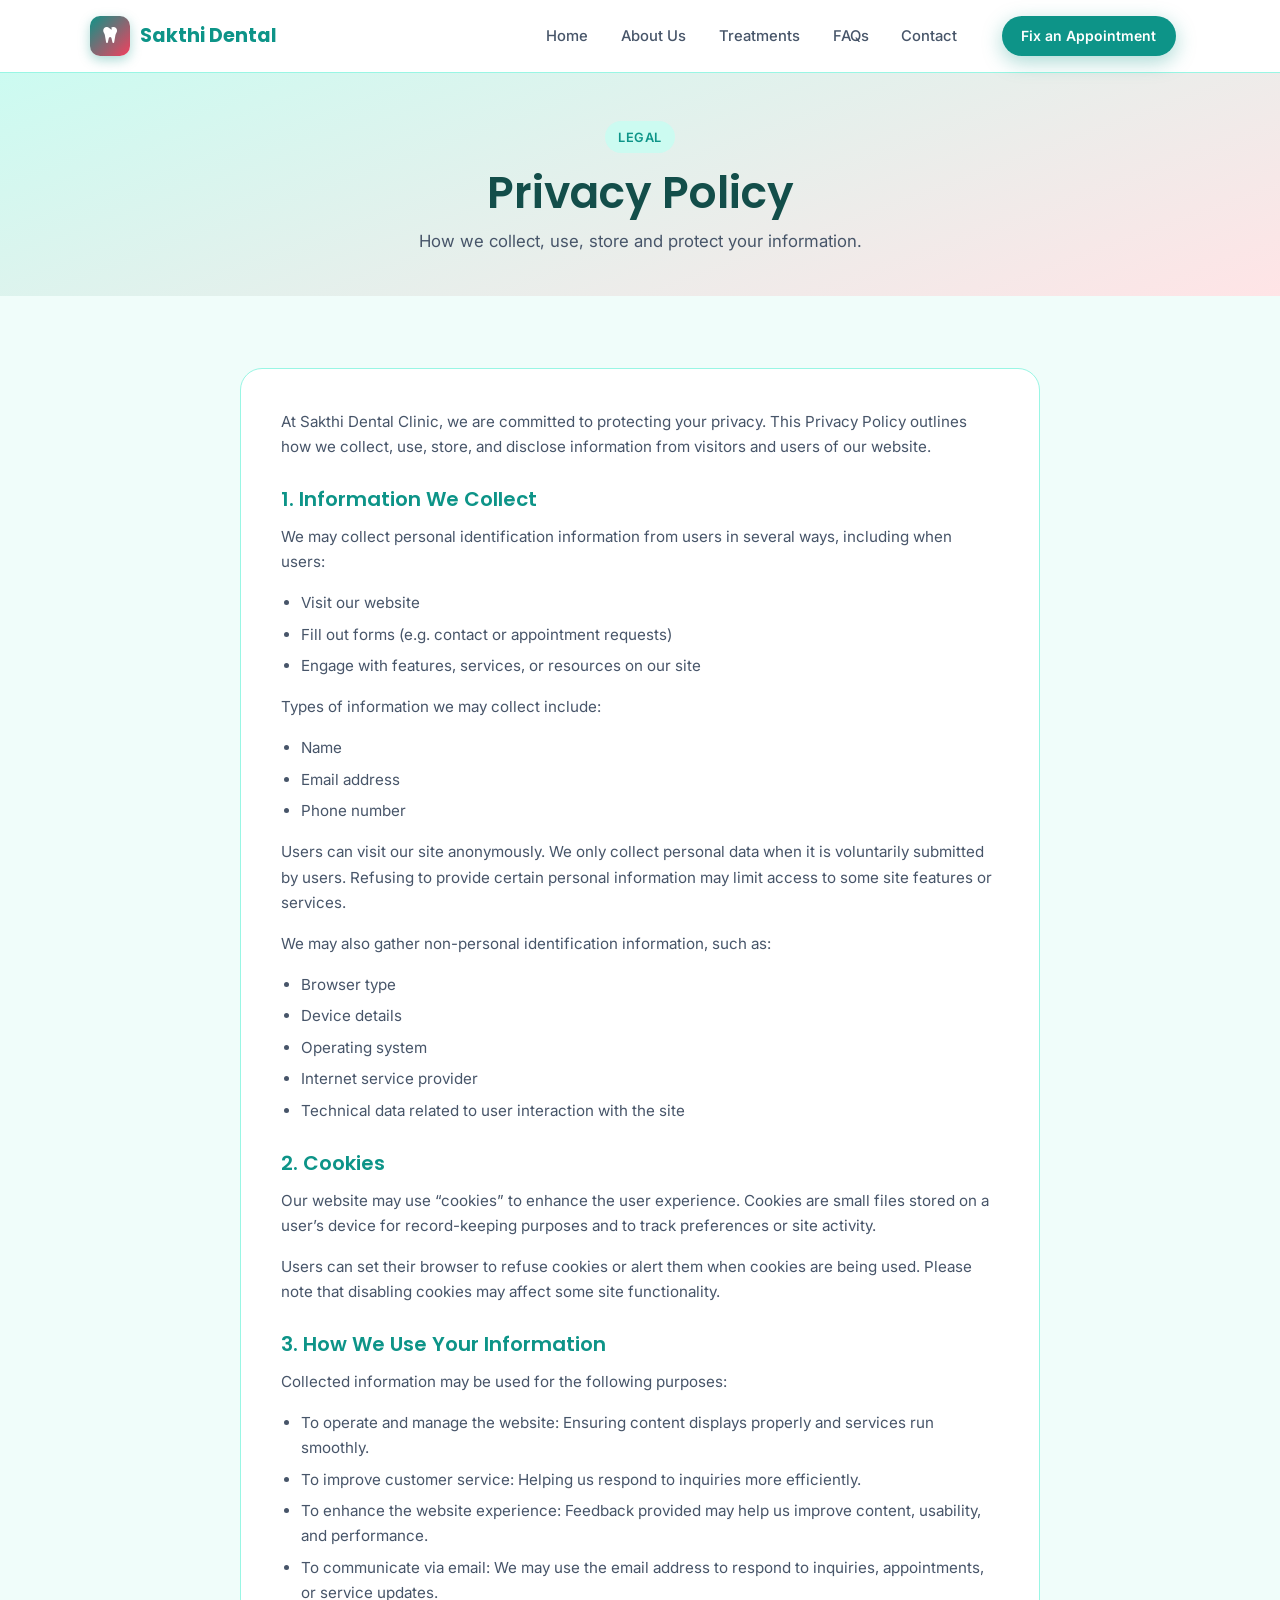
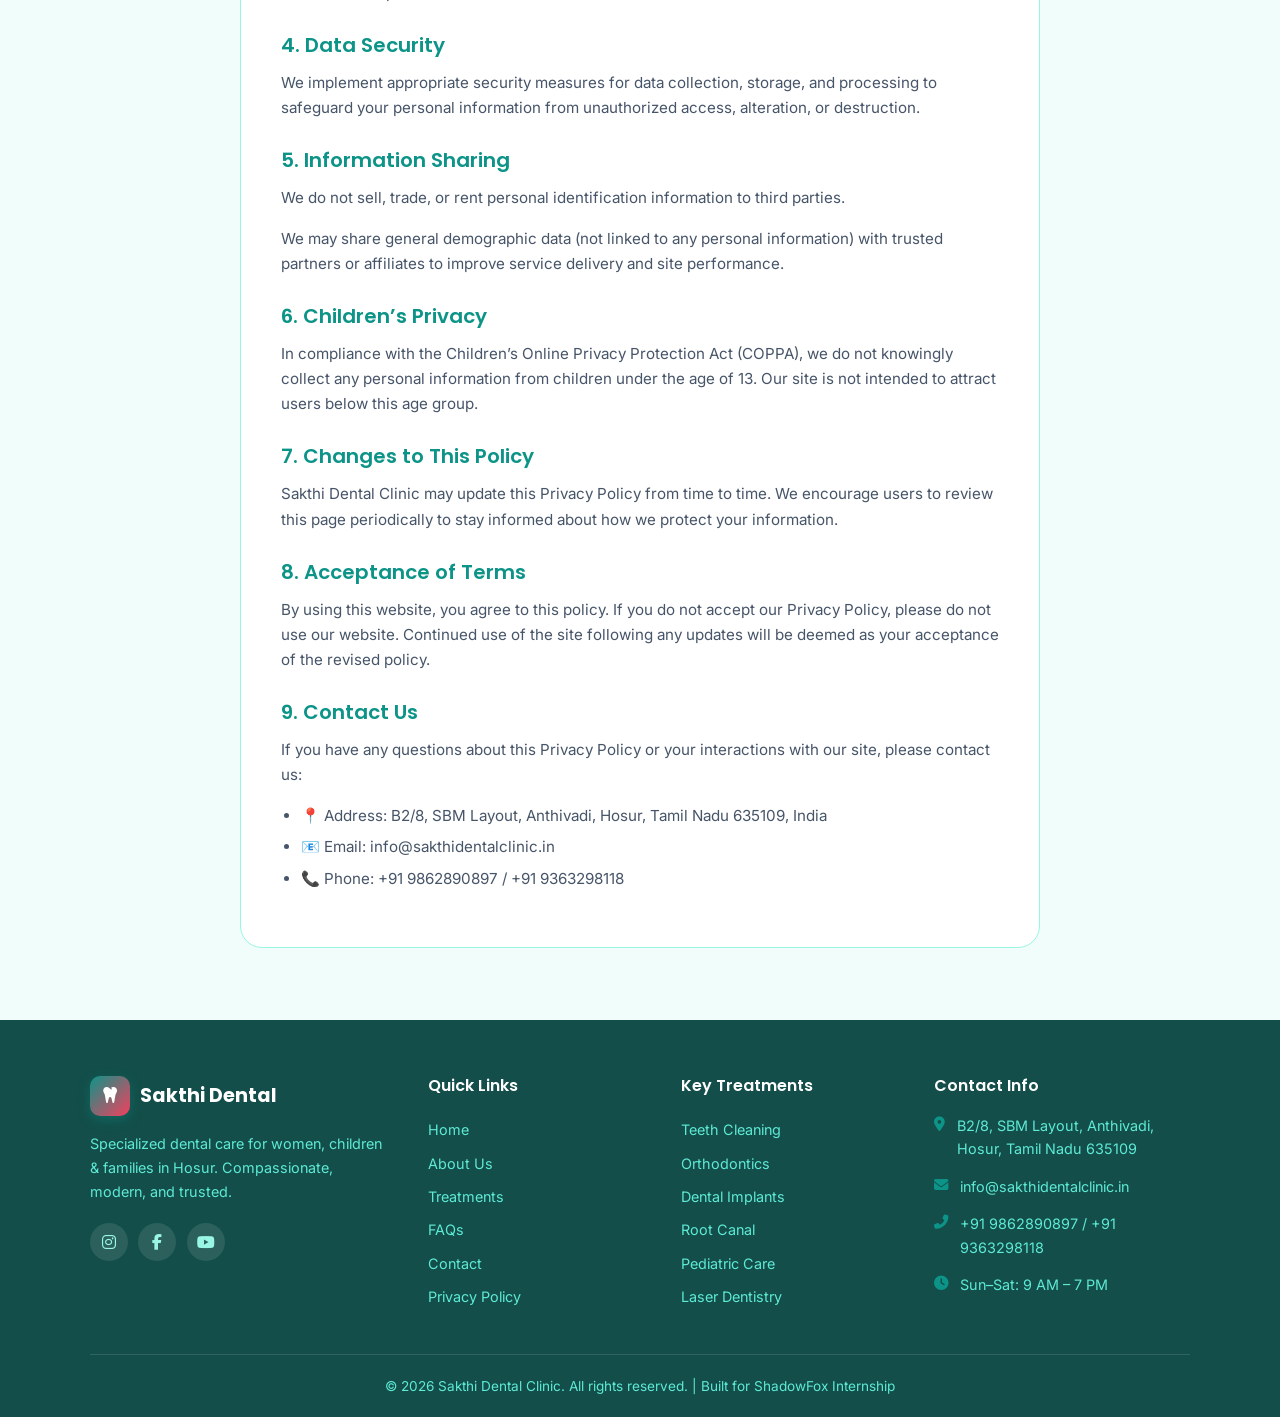
<file: privacy.html>
<!DOCTYPE html>
<html lang="en">
<head>
  <meta charset="UTF-8" />
  <meta name="viewport" content="width=device-width, initial-scale=1.0" />
  <meta name="description" content="Privacy Policy of Sakthi Dental Clinic – how we collect, use and protect your information." />
  <title>Privacy Policy | Sakthi Dental Clinic</title>
  <link rel="preconnect" href="https://fonts.googleapis.com" />
  <link rel="preconnect" href="https://fonts.gstatic.com" crossorigin />
  <link href="https://fonts.googleapis.com/css2?family=Inter:wght@400;500;600;700&family=Poppins:wght@500;600;700&display=swap" rel="stylesheet" />
  <link rel="stylesheet" href="https://cdnjs.cloudflare.com/ajax/libs/font-awesome/6.5.1/css/all.min.css" />
  <link rel="stylesheet" href="styles.css" />
</head>
<body>
  <header class="navbar" id="navbar">
    <div class="container nav-inner">
      <a href="index.html" class="logo">
        <span class="logo-icon"><i class="fas fa-tooth"></i></span>
        Sakthi Dental
      </a>
      <nav class="nav-links" id="navLinks">
        <a href="index.html">Home</a>
        <a href="about.html">About Us</a>
        <a href="treatments.html">Treatments</a>
        <a href="faqs.html">FAQs</a>
        <a href="contact.html">Contact</a>
        <a href="contact.html" class="nav-cta"><span class="btn btn-primary btn-sm">Fix an Appointment</span></a>
      </nav>
      <button class="hamburger" id="hamburger" aria-label="Toggle menu">
        <span></span><span></span><span></span>
      </button>
    </div>
  </header>

  <section class="page-header">
    <div class="container">
      <span class="badge">Legal</span>
      <h1>Privacy Policy</h1>
      <p>How we collect, use, store and protect your information.</p>
    </div>
  </section>

  <section class="section">
    <div class="container">
      <div class="privacy-content">
        <p>At Sakthi Dental Clinic, we are committed to protecting your privacy. This Privacy Policy outlines how we collect, use, store, and disclose information from visitors and users of our website.</p>

        <h2>1. Information We Collect</h2>
        <p>We may collect personal identification information from users in several ways, including when users:</p>
        <ul>
          <li>Visit our website</li>
          <li>Fill out forms (e.g. contact or appointment requests)</li>
          <li>Engage with features, services, or resources on our site</li>
        </ul>
        <p>Types of information we may collect include:</p>
        <ul>
          <li>Name</li>
          <li>Email address</li>
          <li>Phone number</li>
        </ul>
        <p>Users can visit our site anonymously. We only collect personal data when it is voluntarily submitted by users. Refusing to provide certain personal information may limit access to some site features or services.</p>
        <p>We may also gather non-personal identification information, such as:</p>
        <ul>
          <li>Browser type</li>
          <li>Device details</li>
          <li>Operating system</li>
          <li>Internet service provider</li>
          <li>Technical data related to user interaction with the site</li>
        </ul>

        <h2>2. Cookies</h2>
        <p>Our website may use “cookies” to enhance the user experience. Cookies are small files stored on a user’s device for record-keeping purposes and to track preferences or site activity.</p>
        <p>Users can set their browser to refuse cookies or alert them when cookies are being used. Please note that disabling cookies may affect some site functionality.</p>

        <h2>3. How We Use Your Information</h2>
        <p>Collected information may be used for the following purposes:</p>
        <ul>
          <li>To operate and manage the website: Ensuring content displays properly and services run smoothly.</li>
          <li>To improve customer service: Helping us respond to inquiries more efficiently.</li>
          <li>To enhance the website experience: Feedback provided may help us improve content, usability, and performance.</li>
          <li>To communicate via email: We may use the email address to respond to inquiries, appointments, or service updates.</li>
        </ul>

        <h2>4. Data Security</h2>
        <p>We implement appropriate security measures for data collection, storage, and processing to safeguard your personal information from unauthorized access, alteration, or destruction.</p>

        <h2>5. Information Sharing</h2>
        <p>We do not sell, trade, or rent personal identification information to third parties.</p>
        <p>We may share general demographic data (not linked to any personal information) with trusted partners or affiliates to improve service delivery and site performance.</p>

        <h2>6. Children’s Privacy</h2>
        <p>In compliance with the Children’s Online Privacy Protection Act (COPPA), we do not knowingly collect any personal information from children under the age of 13. Our site is not intended to attract users below this age group.</p>

        <h2>7. Changes to This Policy</h2>
        <p>Sakthi Dental Clinic may update this Privacy Policy from time to time. We encourage users to review this page periodically to stay informed about how we protect your information.</p>

        <h2>8. Acceptance of Terms</h2>
        <p>By using this website, you agree to this policy. If you do not accept our Privacy Policy, please do not use our website. Continued use of the site following any updates will be deemed as your acceptance of the revised policy.</p>

        <h2>9. Contact Us</h2>
        <p>If you have any questions about this Privacy Policy or your interactions with our site, please contact us:</p>
        <ul>
          <li>📍 Address: B2/8, SBM Layout, Anthivadi, Hosur, Tamil Nadu 635109, India</li>
          <li>📧 Email: info@sakthidentalclinic.in</li>
          <li>📞 Phone: +91 9862890897 / +91 9363298118</li>
        </ul>
      </div>
    </div>
  </section>

  <footer class="footer">
    <div class="container">
      <div class="footer-grid">
        <div class="footer-brand">
          <a href="index.html" class="logo">
            <span class="logo-icon"><i class="fas fa-tooth"></i></span>
            Sakthi Dental
          </a>
          <p>Specialized dental care for women, children & families in Hosur. Compassionate, modern, and trusted.</p>
          <div class="social-links">
            <a href="#" aria-label="Instagram"><i class="fab fa-instagram"></i></a>
            <a href="#" aria-label="Facebook"><i class="fab fa-facebook-f"></i></a>
            <a href="#" aria-label="YouTube"><i class="fab fa-youtube"></i></a>
          </div>
        </div>
        <div>
          <h4>Quick Links</h4>
          <div class="footer-links">
            <a href="index.html">Home</a>
            <a href="about.html">About Us</a>
            <a href="treatments.html">Treatments</a>
            <a href="faqs.html">FAQs</a>
            <a href="contact.html">Contact</a>
            <a href="privacy.html">Privacy Policy</a>
          </div>
        </div>
        <div>
          <h4>Key Treatments</h4>
          <div class="footer-links">
            <a href="treatments.html">Teeth Cleaning</a>
            <a href="treatments.html">Orthodontics</a>
            <a href="treatments.html">Dental Implants</a>
            <a href="treatments.html">Root Canal</a>
            <a href="treatments.html">Pediatric Care</a>
            <a href="treatments.html">Laser Dentistry</a>
          </div>
        </div>
        <div>
          <h4>Contact Info</h4>
          <ul class="footer-contact">
            <li><i class="fas fa-map-marker-alt"></i> B2/8, SBM Layout, Anthivadi, Hosur, Tamil Nadu 635109</li>
            <li><i class="fas fa-envelope"></i> info@sakthidentalclinic.in</li>
            <li><i class="fas fa-phone-alt"></i> +91 9862890897 / +91 9363298118</li>
            <li><i class="fas fa-clock"></i> Sun–Sat: 9 AM – 7 PM</li>
          </ul>
        </div>
      </div>
      <div class="footer-bottom">
        &copy; 2026 Sakthi Dental Clinic. All rights reserved. | Built for ShadowFox Internship
      </div>
    </div>
  </footer>

  <script src="script.js"></script>
</body>
</html>
</file>
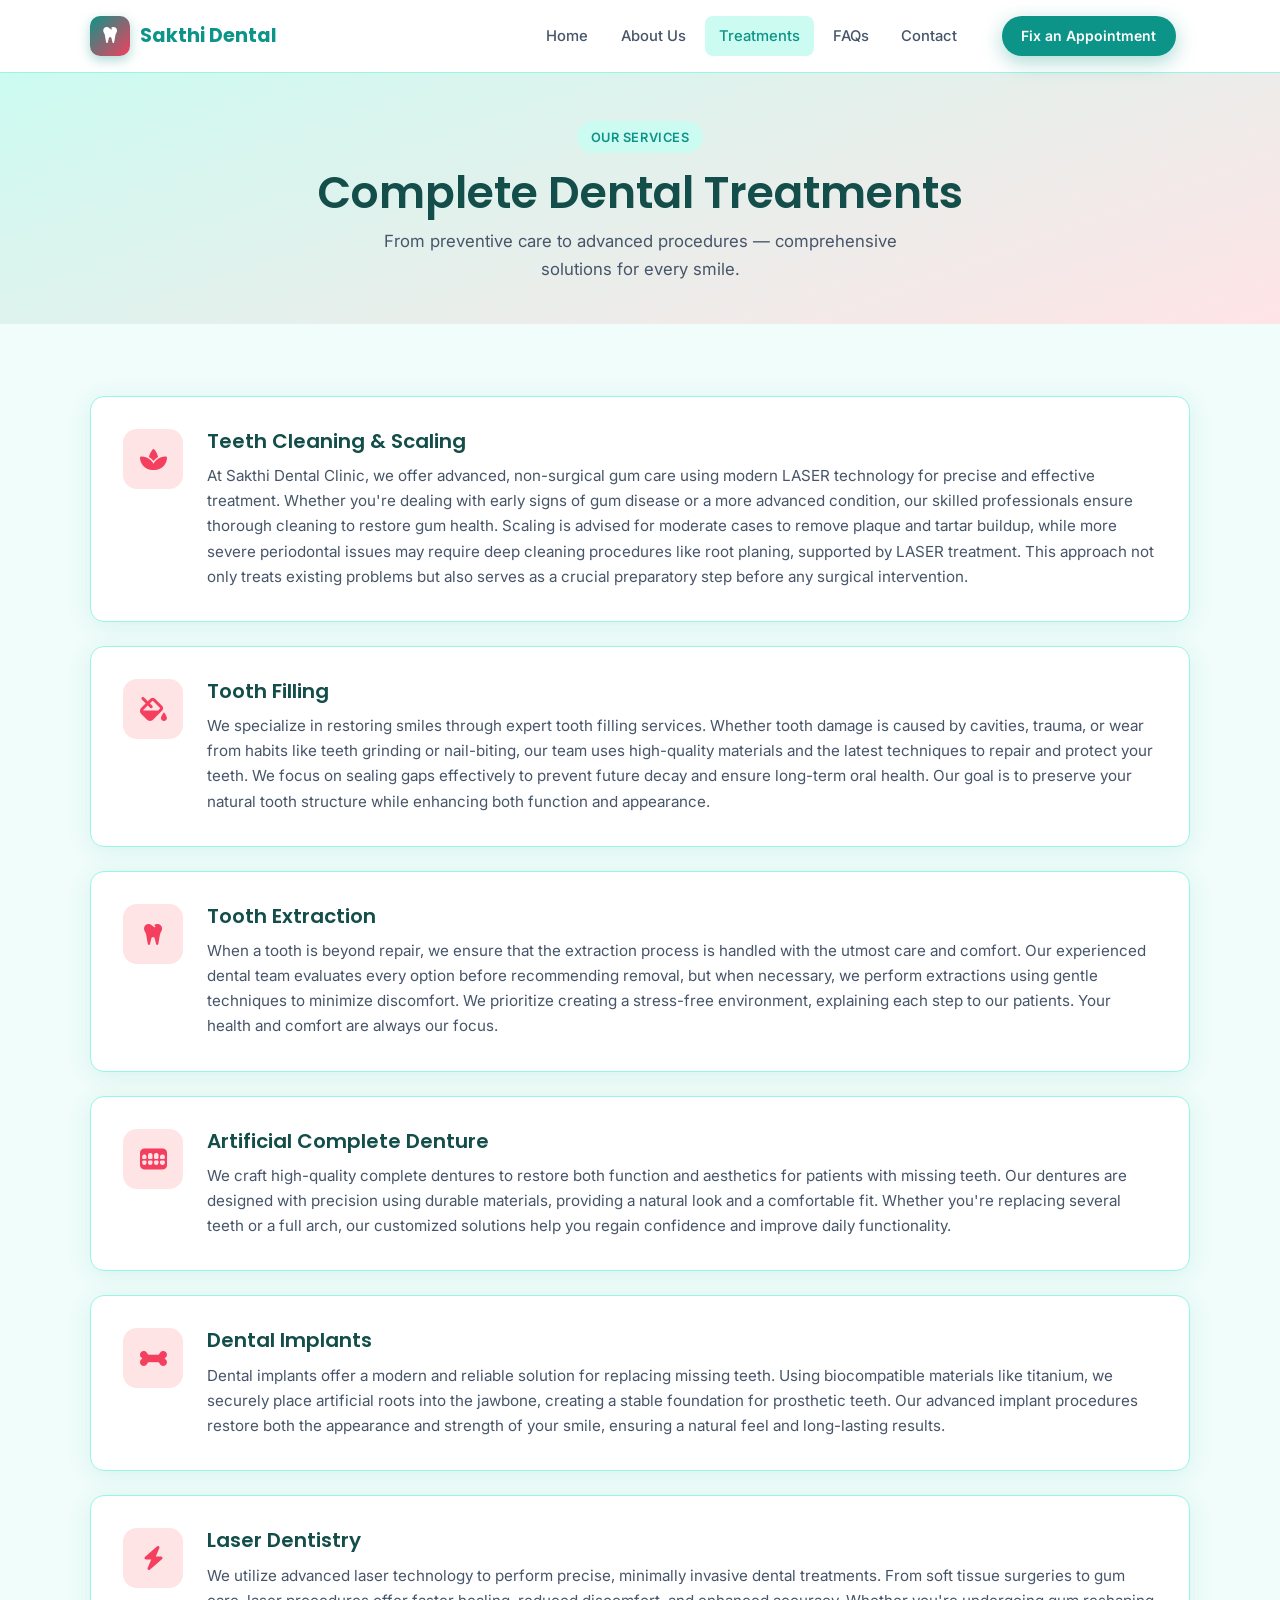
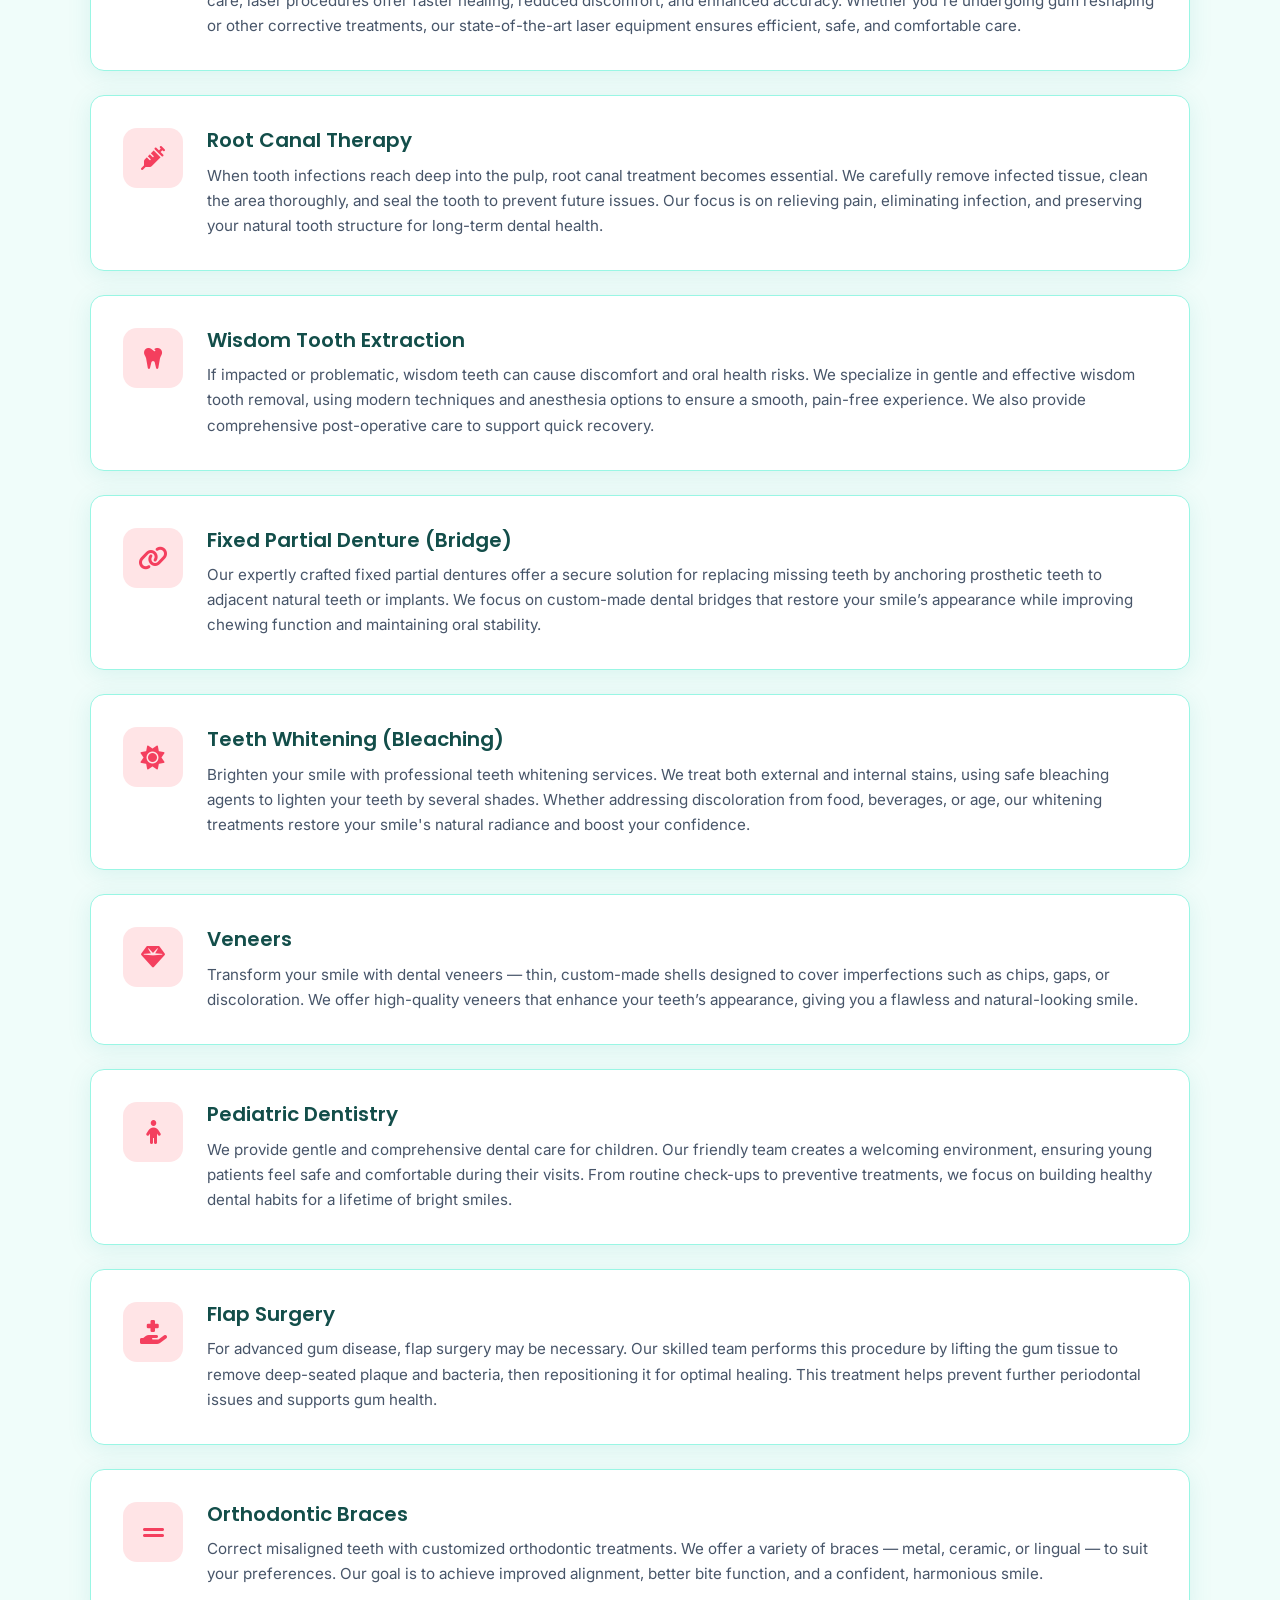
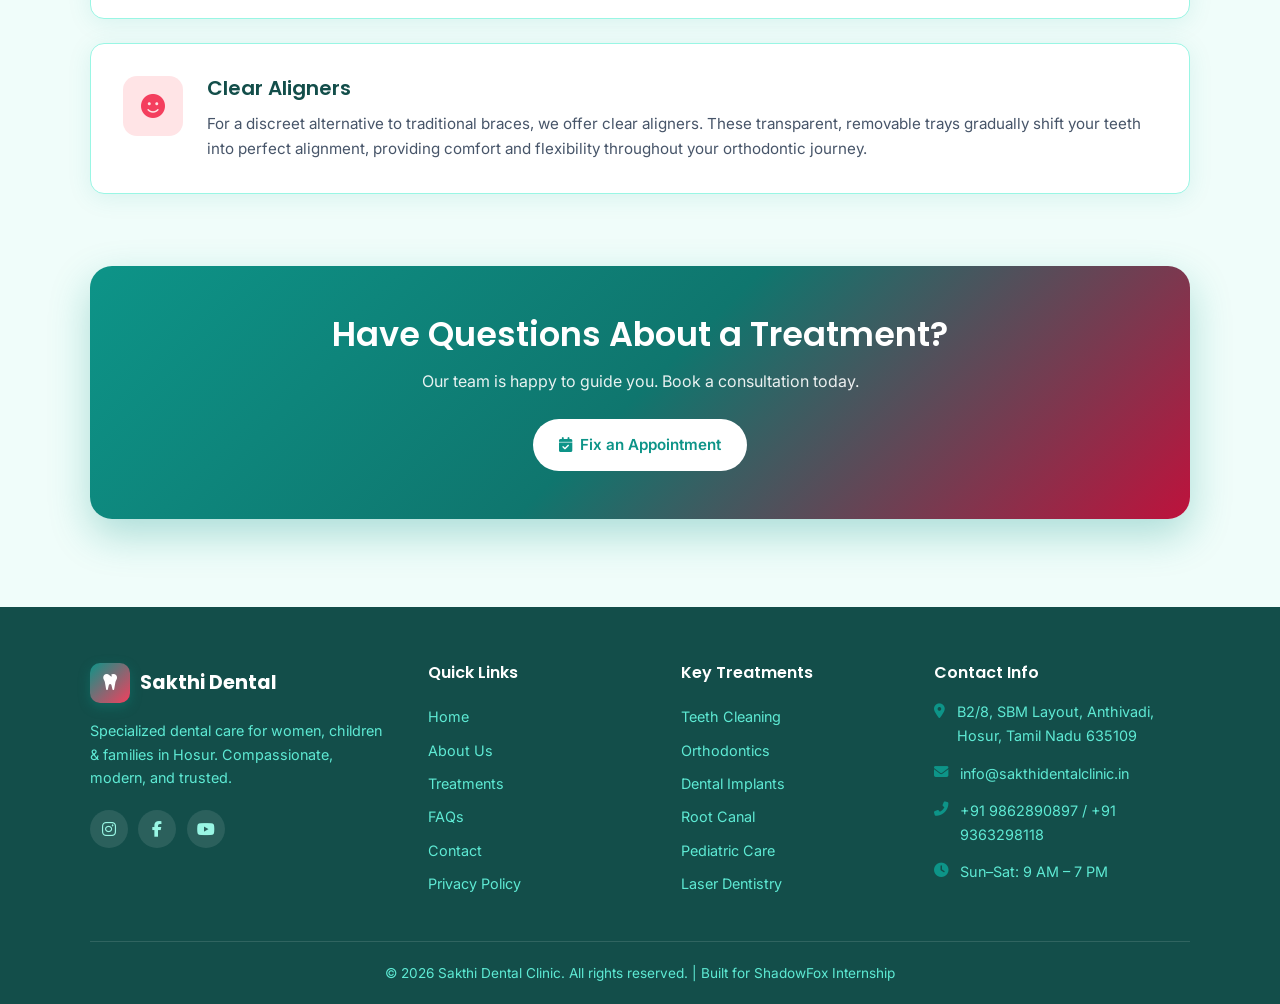
<file: treatments.html>
<!DOCTYPE html>
<html lang="en">
<head>
  <meta charset="UTF-8" />
  <meta name="viewport" content="width=device-width, initial-scale=1.0" />
  <meta name="description" content="Full list of dental treatments at Sakthi Dental Clinic, Hosur – cleaning, fillings, implants, orthodontics, pediatric care and more." />
  <title>Treatments | Sakthi Dental Clinic</title>
  <link rel="preconnect" href="https://fonts.googleapis.com" />
  <link rel="preconnect" href="https://fonts.gstatic.com" crossorigin />
  <link href="https://fonts.googleapis.com/css2?family=Inter:wght@400;500;600;700&family=Poppins:wght@500;600;700&display=swap" rel="stylesheet" />
  <link rel="stylesheet" href="https://cdnjs.cloudflare.com/ajax/libs/font-awesome/6.5.1/css/all.min.css" />
  <link rel="stylesheet" href="styles.css" />
</head>
<body>
  <header class="navbar" id="navbar">
    <div class="container nav-inner">
      <a href="index.html" class="logo">
        <span class="logo-icon"><i class="fas fa-tooth"></i></span>
        Sakthi Dental
      </a>
      <nav class="nav-links" id="navLinks">
        <a href="index.html">Home</a>
        <a href="about.html">About Us</a>
        <a href="treatments.html" class="active">Treatments</a>
        <a href="faqs.html">FAQs</a>
        <a href="contact.html">Contact</a>
        <a href="contact.html" class="nav-cta"><span class="btn btn-primary btn-sm">Fix an Appointment</span></a>
      </nav>
      <button class="hamburger" id="hamburger" aria-label="Toggle menu">
        <span></span><span></span><span></span>
      </button>
    </div>
  </header>

  <section class="page-header">
    <div class="container">
      <span class="badge">Our Services</span>
      <h1>Complete Dental Treatments</h1>
      <p>From preventive care to advanced procedures — comprehensive solutions for every smile.</p>
    </div>
  </section>

  <section class="section">
    <div class="container">
      <div class="treatment-list">

        <article class="treatment-full">
          <div class="t-icon"><i class="fas fa-spa"></i></div>
          <div>
            <h3>Teeth Cleaning & Scaling</h3>
            <p>At Sakthi Dental Clinic, we offer advanced, non-surgical gum care using modern LASER technology for precise and effective treatment. Whether you're dealing with early signs of gum disease or a more advanced condition, our skilled professionals ensure thorough cleaning to restore gum health. Scaling is advised for moderate cases to remove plaque and tartar buildup, while more severe periodontal issues may require deep cleaning procedures like root planing, supported by LASER treatment. This approach not only treats existing problems but also serves as a crucial preparatory step before any surgical intervention.</p>
          </div>
        </article>

        <article class="treatment-full">
          <div class="t-icon"><i class="fas fa-fill-drip"></i></div>
          <div>
            <h3>Tooth Filling</h3>
            <p>We specialize in restoring smiles through expert tooth filling services. Whether tooth damage is caused by cavities, trauma, or wear from habits like teeth grinding or nail-biting, our team uses high-quality materials and the latest techniques to repair and protect your teeth. We focus on sealing gaps effectively to prevent future decay and ensure long-term oral health. Our goal is to preserve your natural tooth structure while enhancing both function and appearance.</p>
          </div>
        </article>

        <article class="treatment-full">
          <div class="t-icon"><i class="fas fa-tooth"></i></div>
          <div>
            <h3>Tooth Extraction</h3>
            <p>When a tooth is beyond repair, we ensure that the extraction process is handled with the utmost care and comfort. Our experienced dental team evaluates every option before recommending removal, but when necessary, we perform extractions using gentle techniques to minimize discomfort. We prioritize creating a stress-free environment, explaining each step to our patients. Your health and comfort are always our focus.</p>
          </div>
        </article>

        <article class="treatment-full">
          <div class="t-icon"><i class="fas fa-teeth"></i></div>
          <div>
            <h3>Artificial Complete Denture</h3>
            <p>We craft high-quality complete dentures to restore both function and aesthetics for patients with missing teeth. Our dentures are designed with precision using durable materials, providing a natural look and a comfortable fit. Whether you're replacing several teeth or a full arch, our customized solutions help you regain confidence and improve daily functionality.</p>
          </div>
        </article>

        <article class="treatment-full">
          <div class="t-icon"><i class="fas fa-bone"></i></div>
          <div>
            <h3>Dental Implants</h3>
            <p>Dental implants offer a modern and reliable solution for replacing missing teeth. Using biocompatible materials like titanium, we securely place artificial roots into the jawbone, creating a stable foundation for prosthetic teeth. Our advanced implant procedures restore both the appearance and strength of your smile, ensuring a natural feel and long-lasting results.</p>
          </div>
        </article>

        <article class="treatment-full">
          <div class="t-icon"><i class="fas fa-bolt"></i></div>
          <div>
            <h3>Laser Dentistry</h3>
            <p>We utilize advanced laser technology to perform precise, minimally invasive dental treatments. From soft tissue surgeries to gum care, laser procedures offer faster healing, reduced discomfort, and enhanced accuracy. Whether you're undergoing gum reshaping or other corrective treatments, our state-of-the-art laser equipment ensures efficient, safe, and comfortable care.</p>
          </div>
        </article>

        <article class="treatment-full">
          <div class="t-icon"><i class="fas fa-syringe"></i></div>
          <div>
            <h3>Root Canal Therapy</h3>
            <p>When tooth infections reach deep into the pulp, root canal treatment becomes essential. We carefully remove infected tissue, clean the area thoroughly, and seal the tooth to prevent future issues. Our focus is on relieving pain, eliminating infection, and preserving your natural tooth structure for long-term dental health.</p>
          </div>
        </article>

        <article class="treatment-full">
          <div class="t-icon"><i class="fas fa-tooth"></i></div>
          <div>
            <h3>Wisdom Tooth Extraction</h3>
            <p>If impacted or problematic, wisdom teeth can cause discomfort and oral health risks. We specialize in gentle and effective wisdom tooth removal, using modern techniques and anesthesia options to ensure a smooth, pain-free experience. We also provide comprehensive post-operative care to support quick recovery.</p>
          </div>
        </article>

        <article class="treatment-full">
          <div class="t-icon"><i class="fas fa-link"></i></div>
          <div>
            <h3>Fixed Partial Denture (Bridge)</h3>
            <p>Our expertly crafted fixed partial dentures offer a secure solution for replacing missing teeth by anchoring prosthetic teeth to adjacent natural teeth or implants. We focus on custom-made dental bridges that restore your smile’s appearance while improving chewing function and maintaining oral stability.</p>
          </div>
        </article>

        <article class="treatment-full">
          <div class="t-icon"><i class="fas fa-sun"></i></div>
          <div>
            <h3>Teeth Whitening (Bleaching)</h3>
            <p>Brighten your smile with professional teeth whitening services. We treat both external and internal stains, using safe bleaching agents to lighten your teeth by several shades. Whether addressing discoloration from food, beverages, or age, our whitening treatments restore your smile's natural radiance and boost your confidence.</p>
          </div>
        </article>

        <article class="treatment-full">
          <div class="t-icon"><i class="fas fa-gem"></i></div>
          <div>
            <h3>Veneers</h3>
            <p>Transform your smile with dental veneers — thin, custom-made shells designed to cover imperfections such as chips, gaps, or discoloration. We offer high-quality veneers that enhance your teeth’s appearance, giving you a flawless and natural-looking smile.</p>
          </div>
        </article>

        <article class="treatment-full">
          <div class="t-icon"><i class="fas fa-child"></i></div>
          <div>
            <h3>Pediatric Dentistry</h3>
            <p>We provide gentle and comprehensive dental care for children. Our friendly team creates a welcoming environment, ensuring young patients feel safe and comfortable during their visits. From routine check-ups to preventive treatments, we focus on building healthy dental habits for a lifetime of bright smiles.</p>
          </div>
        </article>

        <article class="treatment-full">
          <div class="t-icon"><i class="fas fa-hand-holding-medical"></i></div>
          <div>
            <h3>Flap Surgery</h3>
            <p>For advanced gum disease, flap surgery may be necessary. Our skilled team performs this procedure by lifting the gum tissue to remove deep-seated plaque and bacteria, then repositioning it for optimal healing. This treatment helps prevent further periodontal issues and supports gum health.</p>
          </div>
        </article>

        <article class="treatment-full">
          <div class="t-icon"><i class="fas fa-grip-lines"></i></div>
          <div>
            <h3>Orthodontic Braces</h3>
            <p>Correct misaligned teeth with customized orthodontic treatments. We offer a variety of braces — metal, ceramic, or lingual — to suit your preferences. Our goal is to achieve improved alignment, better bite function, and a confident, harmonious smile.</p>
          </div>
        </article>

        <article class="treatment-full">
          <div class="t-icon"><i class="fas fa-smile"></i></div>
          <div>
            <h3>Clear Aligners</h3>
            <p>For a discreet alternative to traditional braces, we offer clear aligners. These transparent, removable trays gradually shift your teeth into perfect alignment, providing comfort and flexibility throughout your orthodontic journey.</p>
          </div>
        </article>

      </div>
    </div>
  </section>

  <section class="section" style="padding-top: 0;">
    <div class="container">
      <div class="cta-banner">
        <h2>Have Questions About a Treatment?</h2>
        <p>Our team is happy to guide you. Book a consultation today.</p>
        <a href="contact.html" class="btn"><i class="fas fa-calendar-check"></i> Fix an Appointment</a>
      </div>
    </div>
  </section>

  <footer class="footer">
    <div class="container">
      <div class="footer-grid">
        <div class="footer-brand">
          <a href="index.html" class="logo">
            <span class="logo-icon"><i class="fas fa-tooth"></i></span>
            Sakthi Dental
          </a>
          <p>Specialized dental care for women, children & families in Hosur. Compassionate, modern, and trusted.</p>
          <div class="social-links">
            <a href="#" aria-label="Instagram"><i class="fab fa-instagram"></i></a>
            <a href="#" aria-label="Facebook"><i class="fab fa-facebook-f"></i></a>
            <a href="#" aria-label="YouTube"><i class="fab fa-youtube"></i></a>
          </div>
        </div>
        <div>
          <h4>Quick Links</h4>
          <div class="footer-links">
            <a href="index.html">Home</a>
            <a href="about.html">About Us</a>
            <a href="treatments.html">Treatments</a>
            <a href="faqs.html">FAQs</a>
            <a href="contact.html">Contact</a>
            <a href="privacy.html">Privacy Policy</a>
          </div>
        </div>
        <div>
          <h4>Key Treatments</h4>
          <div class="footer-links">
            <a href="treatments.html">Teeth Cleaning</a>
            <a href="treatments.html">Orthodontics</a>
            <a href="treatments.html">Dental Implants</a>
            <a href="treatments.html">Root Canal</a>
            <a href="treatments.html">Pediatric Care</a>
            <a href="treatments.html">Laser Dentistry</a>
          </div>
        </div>
        <div>
          <h4>Contact Info</h4>
          <ul class="footer-contact">
            <li><i class="fas fa-map-marker-alt"></i> B2/8, SBM Layout, Anthivadi, Hosur, Tamil Nadu 635109</li>
            <li><i class="fas fa-envelope"></i> info@sakthidentalclinic.in</li>
            <li><i class="fas fa-phone-alt"></i> +91 9862890897 / +91 9363298118</li>
            <li><i class="fas fa-clock"></i> Sun–Sat: 9 AM – 7 PM</li>
          </ul>
        </div>
      </div>
      <div class="footer-bottom">
        &copy; 2026 Sakthi Dental Clinic. All rights reserved. | Built for ShadowFox Internship
      </div>
    </div>
  </footer>

  <script src="script.js"></script>
</body>
</html>
</file>
<file: styles.css>
/* ============================================
   Sakthi Dental Clinic – Shared Styles
   Soft, professional, healthcare-friendly
   ============================================ */

:root {
  /* Fresh teal + soft rose healthcare palette */
  --primary: #0D9488;          /* teal */
  --primary-dark: #0F766E;
  --primary-light: #CCFBF1;
  --accent: #F43F5E;           /* soft rose */
  --accent-light: #FFE4E6;
  --soft-pink: #FCE7F3;
  --text-dark: #134E4A;
  --text-muted: #475569;
  --text-light: #64748B;
  --bg: #F0FDFA;
  --white: #FFFFFF;
  --border: #99F6E4;
  --shadow: 0 4px 24px rgba(13, 148, 136, 0.10);
  --shadow-hover: 0 12px 40px rgba(13, 148, 136, 0.18);
  --shadow-float: 0 20px 50px rgba(13, 148, 136, 0.22);
  --radius: 14px;
  --radius-lg: 22px;
  --transition: 0.3s cubic-bezier(0.34, 1.56, 0.64, 1);
  --font: 'Inter', system-ui, -apple-system, sans-serif;
  --font-heading: 'Poppins', 'Inter', system-ui, sans-serif;
}

/* ---------- Anti-Gravity / Floating Animations ---------- */
@keyframes float {
  0%, 100% { transform: translateY(0); }
  50% { transform: translateY(-12px); }
}

@keyframes float-slow {
  0%, 100% { transform: translateY(0); }
  50% { transform: translateY(-8px); }
}

@keyframes float-gentle {
  0%, 100% { transform: translateY(0) rotate(0deg); }
  50% { transform: translateY(-6px) rotate(0.5deg); }
}

@keyframes pulse-glow {
  0%, 100% { box-shadow: 0 8px 30px rgba(13, 148, 136, 0.15); }
  50% { box-shadow: 0 16px 45px rgba(13, 148, 136, 0.28); }
}

.anti-gravity {
  animation: float 4s ease-in-out infinite;
  will-change: transform;
}

.anti-gravity-slow {
  animation: float-slow 5.5s ease-in-out infinite;
  will-change: transform;
}

.anti-gravity-gentle {
  animation: float-gentle 6s ease-in-out infinite;
  will-change: transform;
}

.anti-gravity:hover,
.anti-gravity-slow:hover,
.anti-gravity-gentle:hover {
  animation-play-state: paused;
}

*,
*::before,
*::after {
  box-sizing: border-box;
  margin: 0;
  padding: 0;
}

html {
  scroll-behavior: smooth;
  font-size: 16px;
}

body {
  font-family: var(--font);
  color: var(--text-dark);
  background: var(--bg);
  line-height: 1.65;
  overflow-x: hidden;
}

img {
  max-width: 100%;
  height: auto;
  display: block;
}

a {
  text-decoration: none;
  color: inherit;
  transition: color var(--transition);
}

ul {
  list-style: none;
}

/* ---------- Typography ---------- */
h1, h2, h3, h4 {
  font-family: var(--font-heading);
  font-weight: 600;
  line-height: 1.25;
  color: var(--text-dark);
}

h1 { font-size: clamp(1.9rem, 4vw, 2.75rem); }
h2 { font-size: clamp(1.55rem, 3vw, 2.1rem); }
h3 { font-size: 1.25rem; }
h4 { font-size: 1.1rem; }

p {
  color: var(--text-muted);
  margin-bottom: 1rem;
}

.container {
  width: 100%;
  max-width: 1140px;
  margin: 0 auto;
  padding: 0 1.25rem;
}

.section {
  padding: 4.5rem 0;
}

.section-header {
  text-align: center;
  max-width: 640px;
  margin: 0 auto 3rem;
}

.section-header h2 {
  margin-bottom: 0.75rem;
}

.section-header p {
  font-size: 1.05rem;
}

.badge {
  display: inline-block;
  background: var(--primary-light);
  color: var(--primary);
  font-size: 0.8rem;
  font-weight: 600;
  letter-spacing: 0.04em;
  text-transform: uppercase;
  padding: 0.35rem 0.85rem;
  border-radius: 50px;
  margin-bottom: 0.75rem;
}

/* ---------- Buttons ---------- */
.btn {
  display: inline-flex;
  align-items: center;
  justify-content: center;
  gap: 0.5rem;
  padding: 0.85rem 1.6rem;
  font-size: 0.95rem;
  font-weight: 600;
  border-radius: 50px;
  border: none;
  cursor: pointer;
  transition: all var(--transition);
  font-family: var(--font);
}

.btn-primary {
  background: var(--primary);
  color: var(--white);
  box-shadow: 0 6px 20px rgba(13, 148, 136, 0.35);
}

.btn-primary:hover {
  background: var(--primary-dark);
  transform: translateY(-4px);
  box-shadow: 0 12px 28px rgba(13, 148, 136, 0.45);
}

.btn-outline {
  background: transparent;
  color: var(--primary);
  border: 2px solid var(--primary);
}

.btn-outline:hover {
  background: var(--primary);
  color: var(--white);
}

.btn-accent {
  background: var(--accent);
  color: var(--white);
}

.btn-accent:hover {
  background: #3d7a8c;
  transform: translateY(-2px);
}

.btn-sm {
  padding: 0.55rem 1.2rem;
  font-size: 0.875rem;
}

/* ---------- Navbar ---------- */
.navbar {
  position: sticky;
  top: 0;
  z-index: 1000;
  background: rgba(255, 255, 255, 0.95);
  backdrop-filter: blur(12px);
  border-bottom: 1px solid var(--border);
  transition: box-shadow var(--transition);
}

.navbar.scrolled {
  box-shadow: 0 2px 16px rgba(0, 0, 0, 0.06);
}

.nav-inner {
  display: flex;
  align-items: center;
  justify-content: space-between;
  height: 72px;
}

.logo {
  display: flex;
  align-items: center;
  gap: 0.6rem;
  font-family: var(--font-heading);
  font-weight: 700;
  font-size: 1.2rem;
  color: var(--primary);
}

.logo-icon {
  width: 40px;
  height: 40px;
  background: linear-gradient(135deg, var(--primary), #F43F5E);
  border-radius: 10px;
  display: flex;
  align-items: center;
  justify-content: center;
  color: white;
  font-size: 1.15rem;
  box-shadow: 0 4px 12px rgba(13, 148, 136, 0.35);
  transition: transform var(--transition);
}

.logo:hover .logo-icon {
  transform: translateY(-3px) rotate(-6deg);
}

.nav-links {
  display: flex;
  align-items: center;
  gap: 0.25rem;
}

.nav-links a {
  padding: 0.5rem 0.9rem;
  font-size: 0.925rem;
  font-weight: 500;
  color: var(--text-muted);
  border-radius: 8px;
  transition: all var(--transition);
}

.nav-links a:hover,
.nav-links a.active {
  color: var(--primary);
  background: var(--primary-light);
}

.nav-cta {
  margin-left: 0.75rem;
}

.hamburger {
  display: none;
  flex-direction: column;
  gap: 5px;
  background: none;
  border: none;
  cursor: pointer;
  padding: 6px;
}

.hamburger span {
  display: block;
  width: 24px;
  height: 2.5px;
  background: var(--text-dark);
  border-radius: 2px;
  transition: all var(--transition);
}

.hamburger.active span:nth-child(1) {
  transform: translateY(7.5px) rotate(45deg);
}
.hamburger.active span:nth-child(2) {
  opacity: 0;
}
.hamburger.active span:nth-child(3) {
  transform: translateY(-7.5px) rotate(-45deg);
}

/* ---------- Hero ---------- */
.hero {
  background: linear-gradient(160deg, #CCFBF1 0%, #F0FDFA 40%, #FFE4E6 100%);
  padding: 4rem 0 5rem;
  position: relative;
  overflow: hidden;
}

.hero::before {
  content: '';
  position: absolute;
  top: -100px;
  right: -60px;
  width: 380px;
  height: 380px;
  background: radial-gradient(circle, rgba(13, 148, 136, 0.18) 0%, transparent 70%);
  border-radius: 50%;
  pointer-events: none;
  animation: float-slow 8s ease-in-out infinite;
}

.hero::after {
  content: '';
  position: absolute;
  bottom: -60px;
  left: -40px;
  width: 260px;
  height: 260px;
  background: radial-gradient(circle, rgba(244, 63, 94, 0.12) 0%, transparent 70%);
  border-radius: 50%;
  pointer-events: none;
  animation: float 7s ease-in-out infinite;
}

.hero-grid {
  display: grid;
  grid-template-columns: 1.15fr 0.85fr;
  gap: 3rem;
  align-items: center;
}

.hero-content .badge {
  margin-bottom: 1rem;
}

.hero h1 {
  margin-bottom: 1.1rem;
  color: var(--text-dark);
}

.hero h1 span {
  color: var(--primary);
}

.hero-sub {
  font-size: 1.1rem;
  color: var(--text-muted);
  margin-bottom: 1.75rem;
  max-width: 480px;
}

.hero-ctas {
  display: flex;
  flex-wrap: wrap;
  gap: 0.85rem;
  margin-bottom: 2rem;
}

.hero-stats {
  display: flex;
  gap: 2rem;
  flex-wrap: wrap;
}

.hero-stat strong {
  display: block;
  font-size: 1.4rem;
  color: var(--primary);
  font-family: var(--font-heading);
}

.hero-stat span {
  font-size: 0.85rem;
  color: var(--text-light);
}

.hero-visual {
  position: relative;
  display: flex;
  justify-content: center;
}

.hero-card {
  background: var(--white);
  border-radius: var(--radius-lg);
  box-shadow: var(--shadow-float);
  padding: 2rem;
  width: 100%;
  max-width: 360px;
  text-align: center;
  border: 1px solid var(--border);
  animation: float 4.5s ease-in-out infinite, pulse-glow 4.5s ease-in-out infinite;
  will-change: transform, box-shadow;
}

.hero-card:hover {
  animation-play-state: paused;
  transform: translateY(-16px);
  box-shadow: 0 28px 60px rgba(13, 148, 136, 0.28);
}

.hero-card .icon-circle {
  width: 80px;
  height: 80px;
  margin: 0 auto 1.25rem;
  background: linear-gradient(135deg, var(--primary-light), var(--accent-light));
  border-radius: 50%;
  display: flex;
  align-items: center;
  justify-content: center;
  font-size: 2.2rem;
  color: var(--primary);
}

.hero-card h3 {
  margin-bottom: 0.5rem;
}

.hero-card p {
  font-size: 0.95rem;
  margin-bottom: 0;
}

/* Assurance banner */
.assurance {
  background: var(--primary);
  color: white;
  text-align: center;
  padding: 1.1rem 1rem;
  font-weight: 500;
  font-size: 1.05rem;
}

.assurance i {
  margin-right: 0.5rem;
}

/* ---------- Why Choose ---------- */
.why-grid {
  display: grid;
  grid-template-columns: repeat(4, 1fr);
  gap: 1.5rem;
}

.why-card {
  background: var(--white);
  border-radius: var(--radius);
  padding: 1.75rem 1.4rem;
  text-align: center;
  border: 1px solid var(--border);
  transition: all var(--transition);
  height: 100%;
  box-shadow: var(--shadow);
}

.why-card:hover {
  transform: translateY(-14px) scale(1.02);
  box-shadow: var(--shadow-float);
  border-color: transparent;
}

/* Staggered anti-gravity on why cards */
.why-card:nth-child(1) { animation: float-gentle 5s ease-in-out infinite; animation-delay: 0s; }
.why-card:nth-child(2) { animation: float-gentle 5.2s ease-in-out infinite; animation-delay: 0.4s; }
.why-card:nth-child(3) { animation: float-gentle 4.8s ease-in-out infinite; animation-delay: 0.8s; }
.why-card:nth-child(4) { animation: float-gentle 5.4s ease-in-out infinite; animation-delay: 1.2s; }
.why-card:hover { animation-play-state: paused; }

.why-icon {
  width: 56px;
  height: 56px;
  margin: 0 auto 1.1rem;
  background: var(--primary-light);
  border-radius: 14px;
  display: flex;
  align-items: center;
  justify-content: center;
  font-size: 1.4rem;
  color: var(--primary);
}

.why-card h3 {
  margin-bottom: 0.5rem;
  font-size: 1.1rem;
}

.why-card p {
  font-size: 0.9rem;
  margin-bottom: 0;
}

/* ---------- Treatments Preview ---------- */
.treatments-grid {
  display: grid;
  grid-template-columns: repeat(3, 1fr);
  gap: 1.5rem;
}

.treatment-card {
  background: var(--white);
  border-radius: var(--radius);
  padding: 1.75rem;
  border: 1px solid var(--border);
  transition: all var(--transition);
  display: flex;
  flex-direction: column;
  box-shadow: var(--shadow);
}

.treatment-card:hover {
  transform: translateY(-16px) scale(1.02);
  box-shadow: var(--shadow-float);
  border-color: var(--primary);
}

.treatment-card:nth-child(odd) {
  animation: float-gentle 6s ease-in-out infinite;
}
.treatment-card:nth-child(even) {
  animation: float-gentle 6.5s ease-in-out infinite;
  animation-delay: 0.6s;
}
.treatment-card:hover {
  animation-play-state: paused;
}

.treatment-icon {
  width: 52px;
  height: 52px;
  background: var(--accent-light);
  border-radius: 12px;
  display: flex;
  align-items: center;
  justify-content: center;
  font-size: 1.35rem;
  color: var(--accent);
  margin-bottom: 1rem;
}

.treatment-card h3 {
  margin-bottom: 0.5rem;
}

.treatment-card p {
  font-size: 0.925rem;
  flex-grow: 1;
  margin-bottom: 1rem;
}

.treatment-card .link {
  color: var(--primary);
  font-weight: 600;
  font-size: 0.9rem;
  display: inline-flex;
  align-items: center;
  gap: 0.3rem;
}

.treatment-card .link:hover {
  gap: 0.5rem;
}

/* ---------- Testimonials ---------- */
.testimonials-section {
  background: linear-gradient(180deg, #CCFBF1 0%, #F0FDFA 100%);
}

.testimonials-grid {
  display: grid;
  grid-template-columns: repeat(3, 1fr);
  gap: 1.5rem;
}

.testimonial-card {
  background: var(--white);
  border-radius: var(--radius);
  padding: 1.75rem;
  border: 1px solid var(--border);
  box-shadow: var(--shadow);
  display: flex;
  flex-direction: column;
  transition: all var(--transition);
}

.testimonial-card:hover {
  transform: translateY(-12px);
  box-shadow: var(--shadow-float);
}

.testimonial-card .stars {
  color: #F6C344;
  margin-bottom: 0.85rem;
  font-size: 0.95rem;
}

.testimonial-card blockquote {
  font-size: 0.975rem;
  color: var(--text-muted);
  flex-grow: 1;
  margin-bottom: 1.25rem;
  font-style: italic;
  line-height: 1.6;
}

.testimonial-author {
  display: flex;
  align-items: center;
  gap: 0.75rem;
}

.author-avatar {
  width: 44px;
  height: 44px;
  border-radius: 50%;
  background: var(--primary-light);
  color: var(--primary);
  display: flex;
  align-items: center;
  justify-content: center;
  font-weight: 600;
  font-size: 0.9rem;
}

.author-info strong {
  display: block;
  font-size: 0.95rem;
}

.author-info span {
  font-size: 0.8rem;
  color: var(--text-light);
}

/* ---------- Amenities ---------- */
.amenities-grid {
  display: grid;
  grid-template-columns: repeat(5, 1fr);
  gap: 1.25rem;
}

.amenity-item {
  background: var(--white);
  border-radius: var(--radius);
  padding: 1.5rem 1rem;
  text-align: center;
  border: 1px solid var(--border);
  transition: all var(--transition);
  box-shadow: var(--shadow);
}

.amenity-item:hover {
  border-color: var(--primary);
  transform: translateY(-12px);
  box-shadow: var(--shadow-float);
}

.amenity-item i {
  font-size: 1.75rem;
  color: var(--primary);
  margin-bottom: 0.75rem;
  display: block;
}

.amenity-item span {
  font-size: 0.9rem;
  font-weight: 500;
  color: var(--text-dark);
}

/* ---------- CTA Banner ---------- */
.cta-banner {
  background: linear-gradient(135deg, #0D9488 0%, #0F766E 50%, #BE123C 100%);
  color: white;
  border-radius: var(--radius-lg);
  padding: 3rem 2.5rem;
  text-align: center;
  margin: 0 0 1rem;
  box-shadow: 0 16px 40px rgba(13, 148, 136, 0.3);
  transition: transform var(--transition), box-shadow var(--transition);
}

.cta-banner:hover {
  transform: translateY(-6px);
  box-shadow: 0 24px 50px rgba(13, 148, 136, 0.4);
}

.cta-banner h2 {
  color: white;
  margin-bottom: 0.75rem;
}

.cta-banner p {
  color: rgba(255, 255, 255, 0.9);
  max-width: 520px;
  margin: 0 auto 1.5rem;
}

.cta-banner .btn {
  background: white;
  color: var(--primary);
}

.cta-banner .btn:hover {
  background: var(--primary-light);
  transform: translateY(-2px);
}

/* ---------- Footer ---------- */
.footer {
  background: #134E4A;
  color: #99F6E4;
  padding: 3.5rem 0 0;
}

.footer-grid {
  display: grid;
  grid-template-columns: 1.4fr 1fr 1fr 1.2fr;
  gap: 2.5rem;
  margin-bottom: 2.5rem;
}

.footer-brand .logo {
  color: white;
  margin-bottom: 1rem;
}

.footer-brand p {
  font-size: 0.9rem;
  color: #5EEAD4;
  margin-bottom: 1.25rem;
}

.social-links {
  display: flex;
  gap: 0.65rem;
}

.social-links a {
  width: 38px;
  height: 38px;
  border-radius: 50%;
  background: rgba(255, 255, 255, 0.1);
  display: flex;
  align-items: center;
  justify-content: center;
  color: #99F6E4;
  transition: all var(--transition);
}

.social-links a:hover {
  background: var(--accent);
  color: white;
  transform: translateY(-4px);
}

.footer h4 {
  color: white;
  font-size: 1rem;
  margin-bottom: 1.1rem;
}

.footer-links a {
  display: block;
  font-size: 0.9rem;
  color: #5EEAD4;
  padding: 0.3rem 0;
  transition: color var(--transition);
}

.footer-links a:hover {
  color: white;
}

.footer-contact li {
  display: flex;
  gap: 0.7rem;
  font-size: 0.9rem;
  margin-bottom: 0.85rem;
  color: #5EEAD4;
}

.footer-contact i {
  color: var(--primary);
  margin-top: 0.2rem;
  flex-shrink: 0;
}

.footer-bottom {
  border-top: 1px solid rgba(255, 255, 255, 0.12);
  padding: 1.25rem 0;
  text-align: center;
  font-size: 0.85rem;
  color: #5EEAD4;
}

/* ---------- Page Header (inner pages) ---------- */
.page-header {
  background: linear-gradient(160deg, #CCFBF1 0%, #FFE4E6 100%);
  padding: 3rem 0 2.5rem;
  text-align: center;
}

.page-header h1 {
  margin-bottom: 0.5rem;
}

.page-header p {
  max-width: 560px;
  margin: 0 auto;
  font-size: 1.05rem;
}

/* ---------- About Page ---------- */
.about-intro {
  display: grid;
  grid-template-columns: 1fr 1.2fr;
  gap: 3rem;
  align-items: start;
}

.doctor-card {
  background: var(--white);
  border-radius: var(--radius-lg);
  overflow: hidden;
  border: 1px solid var(--border);
  box-shadow: var(--shadow);
}

.doctor-photo {
  height: 280px;
  background: linear-gradient(135deg, var(--primary-light), var(--accent-light));
  display: flex;
  align-items: center;
  justify-content: center;
  font-size: 5rem;
  color: var(--primary);
}

.doctor-info {
  padding: 1.75rem;
}

.doctor-info h3 {
  margin-bottom: 0.25rem;
}

.doctor-info .role {
  color: var(--primary);
  font-weight: 600;
  font-size: 0.95rem;
  margin-bottom: 1rem;
}

.vision-mission {
  display: grid;
  grid-template-columns: 1fr 1fr;
  gap: 1.5rem;
  margin-top: 3rem;
}

.vm-card {
  background: var(--white);
  border-radius: var(--radius);
  padding: 2rem;
  border: 1px solid var(--border);
}

.vm-card h3 {
  display: flex;
  align-items: center;
  gap: 0.6rem;
  margin-bottom: 1rem;
  color: var(--primary);
}

.team-grid {
  display: grid;
  grid-template-columns: repeat(3, 1fr);
  gap: 1.25rem;
  margin-top: 2rem;
}

.team-member {
  background: var(--white);
  border-radius: var(--radius);
  padding: 1.5rem;
  text-align: center;
  border: 1px solid var(--border);
  transition: all var(--transition);
  box-shadow: var(--shadow);
}

.team-member:hover {
  box-shadow: var(--shadow-float);
  transform: translateY(-12px) scale(1.03);
}

.team-avatar {
  width: 64px;
  height: 64px;
  margin: 0 auto 1rem;
  background: var(--primary-light);
  border-radius: 50%;
  display: flex;
  align-items: center;
  justify-content: center;
  font-size: 1.3rem;
  color: var(--primary);
  font-weight: 600;
}

.team-member h4 {
  margin-bottom: 0.25rem;
  font-size: 1rem;
}

.team-member span {
  font-size: 0.85rem;
  color: var(--text-light);
}

/* ---------- Treatments Page ---------- */
.treatment-list {
  display: grid;
  gap: 1.5rem;
}

.treatment-full {
  background: var(--white);
  border-radius: var(--radius);
  padding: 2rem;
  border: 1px solid var(--border);
  display: grid;
  grid-template-columns: auto 1fr;
  gap: 1.5rem;
  align-items: start;
  transition: all var(--transition);
  box-shadow: var(--shadow);
}

.treatment-full:hover {
  box-shadow: var(--shadow-float);
  border-color: var(--primary);
  transform: translateY(-8px);
}

.treatment-full .t-icon {
  width: 60px;
  height: 60px;
  background: var(--accent-light);
  border-radius: 14px;
  display: flex;
  align-items: center;
  justify-content: center;
  font-size: 1.5rem;
  color: var(--accent);
  flex-shrink: 0;
}

.treatment-full h3 {
  margin-bottom: 0.6rem;
}

.treatment-full p {
  margin-bottom: 0;
  font-size: 0.95rem;
}

/* ---------- FAQs ---------- */
.faq-list {
  max-width: 800px;
  margin: 0 auto;
}

.faq-item {
  background: var(--white);
  border-radius: var(--radius);
  border: 1px solid var(--border);
  margin-bottom: 0.85rem;
  overflow: hidden;
}

.faq-question {
  width: 100%;
  text-align: left;
  padding: 1.2rem 1.4rem;
  background: none;
  border: none;
  font-family: var(--font);
  font-size: 1rem;
  font-weight: 600;
  color: var(--text-dark);
  cursor: pointer;
  display: flex;
  justify-content: space-between;
  align-items: center;
  gap: 1rem;
  transition: background var(--transition);
}

.faq-question:hover {
  background: var(--primary-light);
}

.faq-question i {
  color: var(--primary);
  transition: transform var(--transition);
  flex-shrink: 0;
}

.faq-item.open .faq-question i {
  transform: rotate(180deg);
}

.faq-answer {
  max-height: 0;
  overflow: hidden;
  transition: max-height 0.35s ease;
}

.faq-answer-inner {
  padding: 0 1.4rem 1.3rem;
  color: var(--text-muted);
  font-size: 0.95rem;
}

/* ---------- Contact ---------- */
.contact-grid {
  display: grid;
  grid-template-columns: 1.1fr 0.9fr;
  gap: 2.5rem;
  align-items: start;
}

.contact-form-card,
.contact-info-card {
  background: var(--white);
  border-radius: var(--radius-lg);
  padding: 2rem;
  border: 1px solid var(--border);
  box-shadow: var(--shadow);
}

.contact-form-card h2,
.contact-info-card h2 {
  margin-bottom: 1.5rem;
  font-size: 1.35rem;
}

.form-group {
  margin-bottom: 1.25rem;
}

.form-group label {
  display: block;
  font-size: 0.9rem;
  font-weight: 500;
  margin-bottom: 0.4rem;
  color: var(--text-dark);
}

.form-group label .req {
  color: #E53E3E;
}

.form-group input,
.form-group textarea {
  width: 100%;
  padding: 0.8rem 1rem;
  border: 1.5px solid var(--border);
  border-radius: 10px;
  font-family: var(--font);
  font-size: 0.95rem;
  color: var(--text-dark);
  background: var(--bg);
  transition: border-color var(--transition);
}

.form-group input:focus,
.form-group textarea:focus {
  outline: none;
  border-color: var(--primary);
  background: white;
}

.form-group textarea {
  min-height: 120px;
  resize: vertical;
}

.form-group .error-msg {
  display: none;
  color: #E53E3E;
  font-size: 0.8rem;
  margin-top: 0.35rem;
}

.form-group.error input,
.form-group.error textarea {
  border-color: #E53E3E;
}

.form-group.error .error-msg {
  display: block;
}

.form-success {
  display: none;
  background: #E6F6ED;
  color: #276749;
  padding: 1rem;
  border-radius: 10px;
  margin-bottom: 1rem;
  font-size: 0.95rem;
}

.info-list {
  margin-bottom: 1.5rem;
}

.info-item {
  display: flex;
  gap: 1rem;
  margin-bottom: 1.35rem;
}

.info-item .icon {
  width: 44px;
  height: 44px;
  background: var(--primary-light);
  border-radius: 12px;
  display: flex;
  align-items: center;
  justify-content: center;
  color: var(--primary);
  flex-shrink: 0;
  font-size: 1.1rem;
}

.info-item strong {
  display: block;
  font-size: 0.9rem;
  margin-bottom: 0.2rem;
}

.info-item p {
  font-size: 0.9rem;
  margin: 0;
  color: var(--text-muted);
}

.map-placeholder {
  background: var(--primary-light);
  border-radius: var(--radius);
  height: 160px;
  display: flex;
  align-items: center;
  justify-content: center;
  color: var(--primary);
  font-size: 0.95rem;
  flex-direction: column;
  gap: 0.5rem;
}

/* ---------- Privacy ---------- */
.privacy-content {
  max-width: 800px;
  margin: 0 auto;
  background: var(--white);
  border-radius: var(--radius-lg);
  padding: 2.5rem;
  border: 1px solid var(--border);
}

.privacy-content h2 {
  font-size: 1.25rem;
  margin: 1.75rem 0 0.75rem;
  color: var(--primary);
}

.privacy-content h2:first-child {
  margin-top: 0;
}

.privacy-content ul {
  margin: 0.75rem 0 1rem 1.25rem;
}

.privacy-content ul li {
  list-style: disc;
  color: var(--text-muted);
  margin-bottom: 0.4rem;
  font-size: 0.95rem;
}

.privacy-content p {
  font-size: 0.95rem;
}

/* ---------- Responsive ---------- */
@media (max-width: 992px) {
  .hero-grid {
    grid-template-columns: 1fr;
    text-align: center;
  }
  .hero-sub {
    margin-left: auto;
    margin-right: auto;
  }
  .hero-ctas {
    justify-content: center;
  }
  .hero-stats {
    justify-content: center;
  }
  .hero-visual {
    order: -1;
  }
  .why-grid {
    grid-template-columns: repeat(2, 1fr);
  }
  .treatments-grid {
    grid-template-columns: repeat(2, 1fr);
  }
  .testimonials-grid {
    grid-template-columns: 1fr;
    max-width: 480px;
    margin: 0 auto;
  }
  .amenities-grid {
    grid-template-columns: repeat(3, 1fr);
  }
  .footer-grid {
    grid-template-columns: 1fr 1fr;
  }
  .about-intro {
    grid-template-columns: 1fr;
  }
  .vision-mission {
    grid-template-columns: 1fr;
  }
  .team-grid {
    grid-template-columns: repeat(2, 1fr);
  }
  .contact-grid {
    grid-template-columns: 1fr;
  }
  .treatment-full {
    grid-template-columns: 1fr;
  }
}

@media (max-width: 768px) {
  .nav-links {
    position: fixed;
    top: 72px;
    left: 0;
    right: 0;
    background: white;
    flex-direction: column;
    padding: 1rem;
    gap: 0.25rem;
    border-bottom: 1px solid var(--border);
    box-shadow: 0 8px 20px rgba(0,0,0,0.08);
    transform: translateY(-120%);
    opacity: 0;
    visibility: hidden;
    transition: all 0.3s ease;
  }
  .nav-links.open {
    transform: translateY(0);
    opacity: 1;
    visibility: visible;
  }
  .nav-links a {
    width: 100%;
    padding: 0.85rem 1rem;
  }
  .nav-cta {
    margin: 0.5rem 0 0;
    width: 100%;
  }
  .nav-cta .btn {
    width: 100%;
  }
  .hamburger {
    display: flex;
  }
  .section {
    padding: 3.25rem 0;
  }
  .why-grid {
    grid-template-columns: 1fr;
  }
  .treatments-grid {
    grid-template-columns: 1fr;
  }
  .amenities-grid {
    grid-template-columns: repeat(2, 1fr);
  }
  .footer-grid {
    grid-template-columns: 1fr;
    gap: 2rem;
  }
  .team-grid {
    grid-template-columns: 1fr;
  }
  .cta-banner {
    padding: 2.25rem 1.5rem;
  }
}

@media (max-width: 480px) {
  .amenities-grid {
    grid-template-columns: 1fr;
  }
  .hero-stats {
    gap: 1.25rem;
  }
  .privacy-content {
    padding: 1.5rem;
  }
}
</file>
